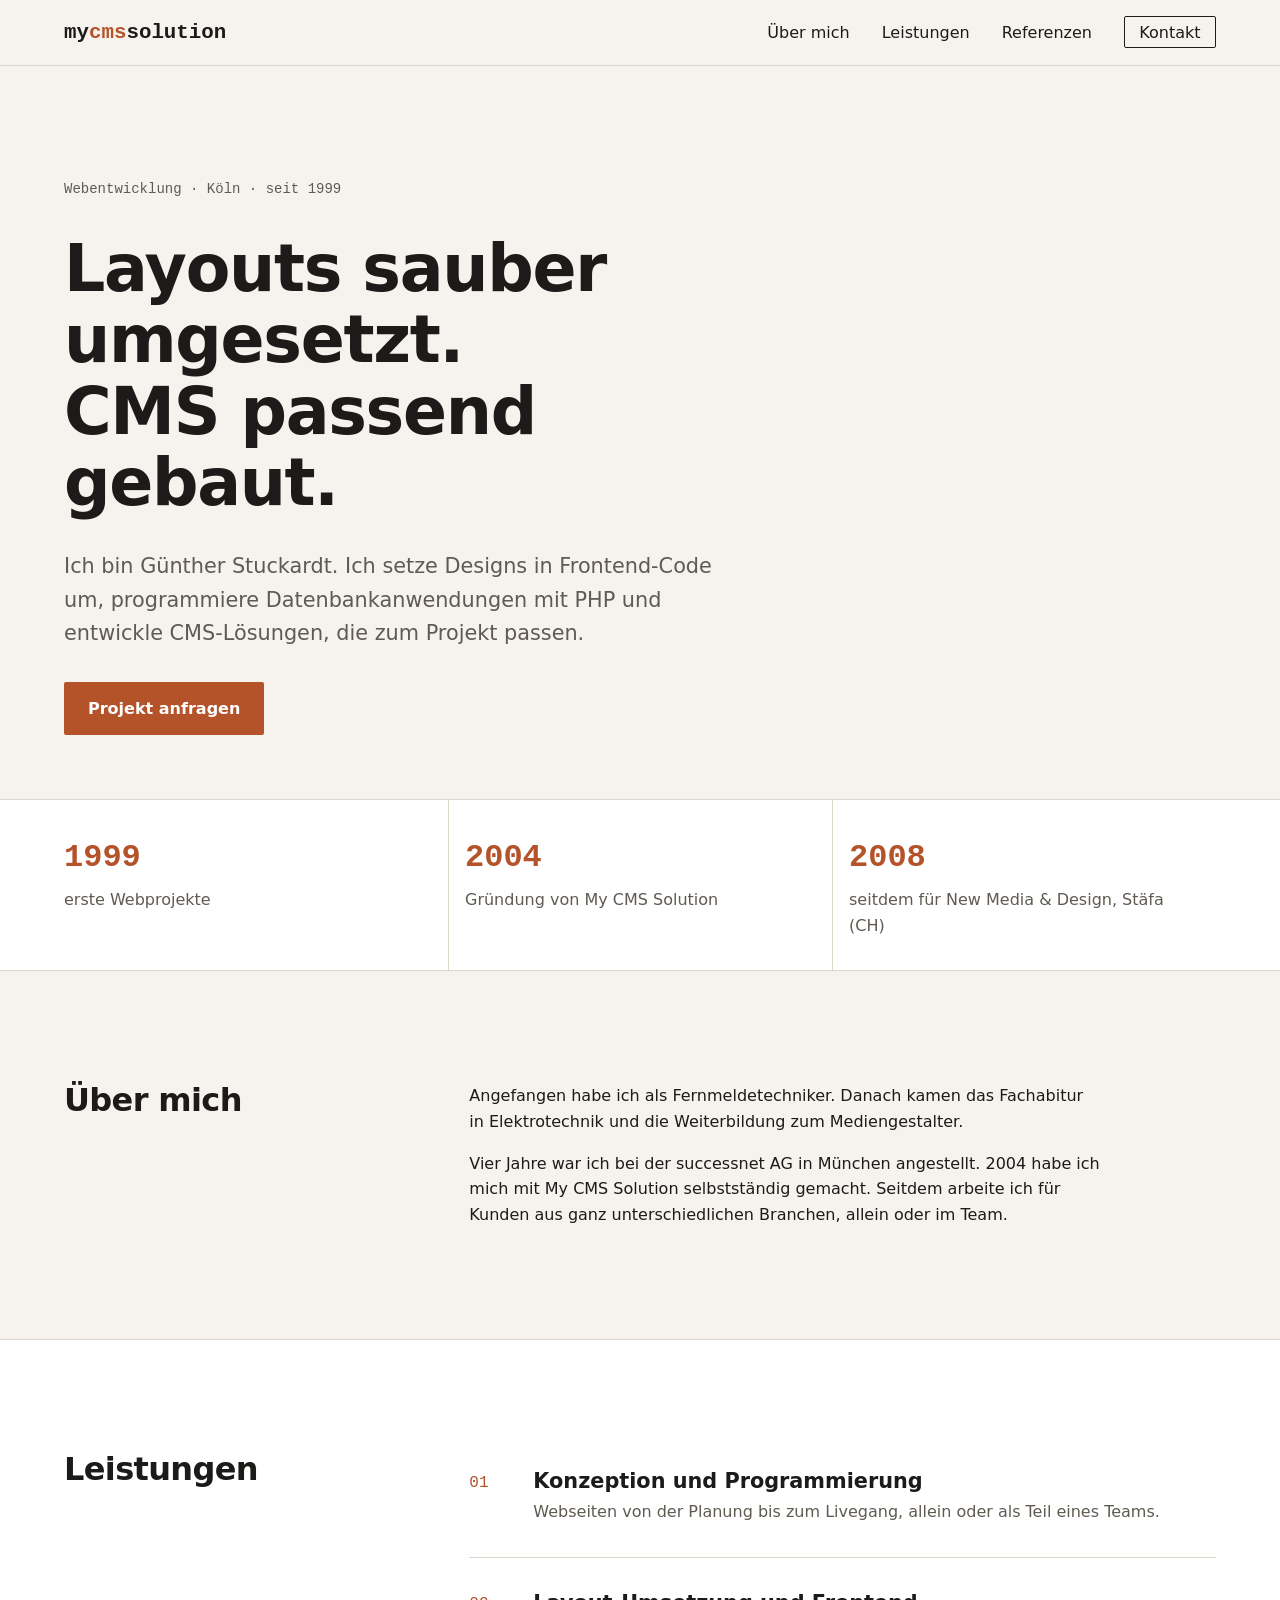
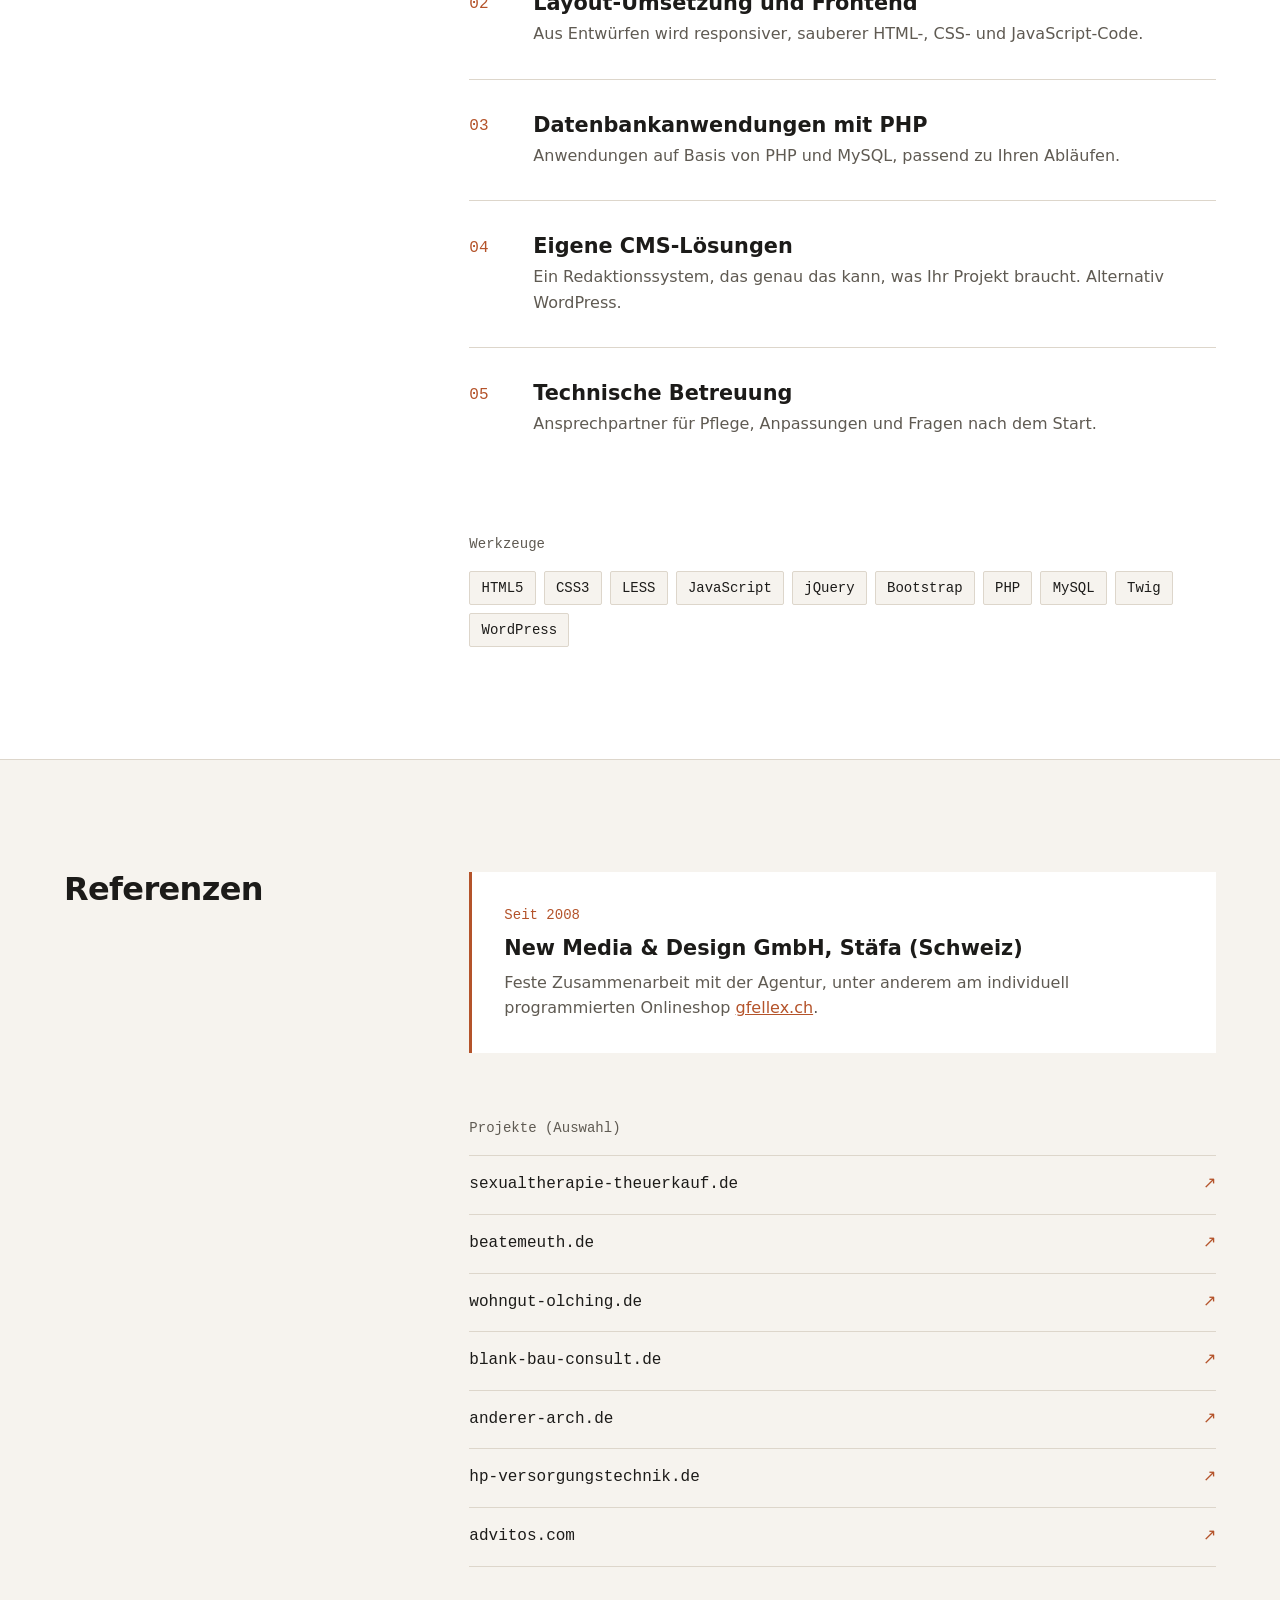
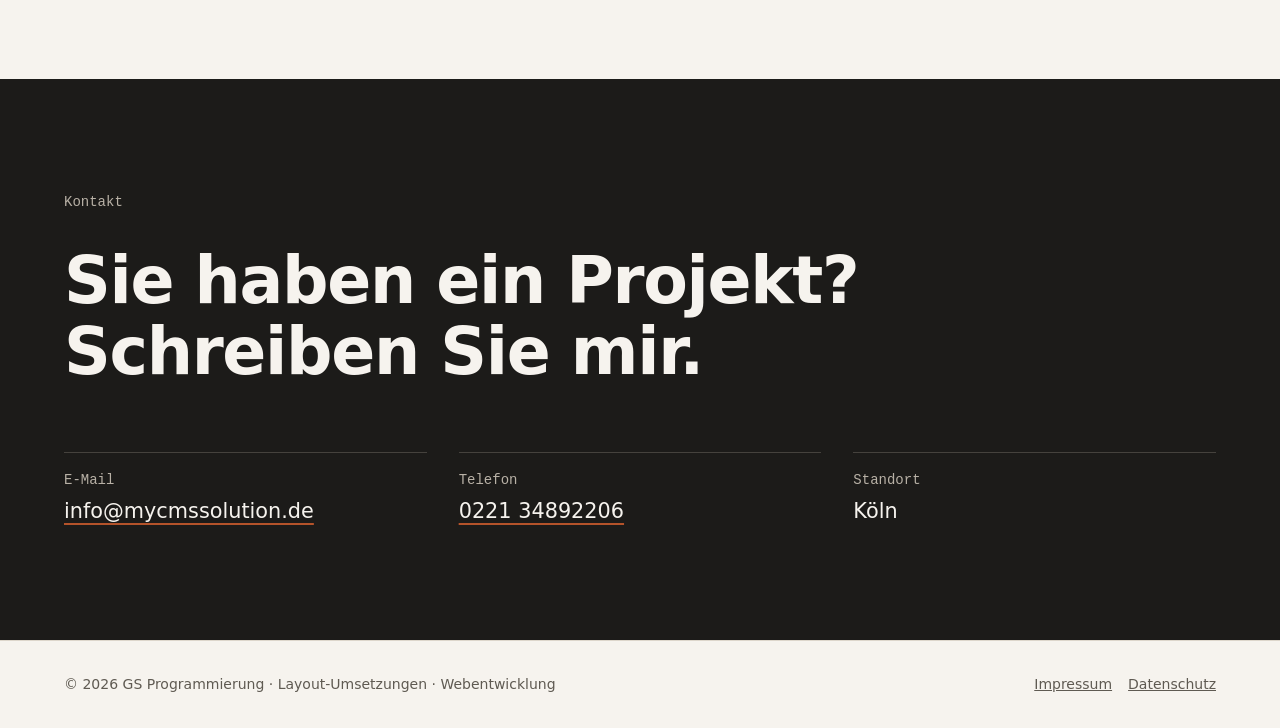
<file: index.html>
<!DOCTYPE html>
<html lang="de">
<head>
  <meta charset="utf-8">
  <meta name="viewport" content="width=device-width, initial-scale=1">
  <title>My CMS Solution – Webentwicklung aus Köln</title>
  <meta name="description" content="Günther Stuckardt: Layout-Umsetzung, Frontend-Entwicklung und eigene CMS-Lösungen. Webentwicklung seit 1999.">
  <link rel="stylesheet" href="css/style.css">
  <script src="js/main.js" defer></script>
</head>
<body>
  <a class="skip-link" href="#inhalt">Zum Inhalt springen</a>

  <header class="site-header">
    <div class="container header-inner">
      <a class="logo" href="./">my<span>cms</span>solution</a>
      <nav aria-label="Hauptnavigation">
        <ul class="nav">
          <li><a href="#ueber">Über mich</a></li>
          <li><a href="#leistungen">Leistungen</a></li>
          <li><a href="#referenzen">Referenzen</a></li>
          <li><a class="nav-cta" href="#kontakt">Kontakt</a></li>
        </ul>
      </nav>
    </div>
  </header>

  <main id="inhalt">
    <section class="hero">
      <div class="container">
        <p class="eyebrow">Webentwicklung · Köln · seit 1999</p>
        <h1>Layouts sauber umgesetzt. CMS&nbsp;passend gebaut.</h1>
        <p class="lead">Ich bin Günther Stuckardt. Ich setze Designs in Frontend-Code um, programmiere Datenbank&shy;anwendungen mit PHP und entwickle CMS-Lösungen, die zum Projekt passen.</p>
        <a class="button" href="mailto:info@mycmssolution.de">Projekt anfragen</a>
      </div>
    </section>

    <section class="facts" aria-label="Eckdaten">
      <div class="container facts-grid">
        <div class="fact"><span class="fact-num">1999</span><span class="fact-text">erste Webprojekte</span></div>
        <div class="fact"><span class="fact-num">2004</span><span class="fact-text">Gründung von My CMS Solution</span></div>
        <div class="fact"><span class="fact-num">2008</span><span class="fact-text">seitdem für New Media &amp; Design, Stäfa (CH)</span></div>
      </div>
    </section>

    <section id="ueber" class="section">
      <div class="container split">
        <h2>Über mich</h2>
        <div class="prose">
          <p>Angefangen habe ich als Fernmeldetechniker. Danach kamen das Fachabitur in Elektrotechnik und die Weiterbildung zum Mediengestalter.</p>
          <p>Vier Jahre war ich bei der successnet AG in München angestellt. 2004 habe ich mich mit My CMS Solution selbstständig gemacht. Seitdem arbeite ich für Kunden aus ganz unterschiedlichen Branchen, allein oder im Team.</p>
        </div>
      </div>
    </section>

    <section id="leistungen" class="section section-alt">
      <div class="container split">
        <h2>Leistungen</h2>
        <div>
          <ol class="services">
            <li>
              <h3>Konzeption und Programmierung</h3>
              <p>Webseiten von der Planung bis zum Livegang, allein oder als Teil eines Teams.</p>
            </li>
            <li>
              <h3>Layout-Umsetzung und Frontend</h3>
              <p>Aus Entwürfen wird responsiver, sauberer HTML-, CSS- und JavaScript-Code.</p>
            </li>
            <li>
              <h3>Datenbankanwendungen mit PHP</h3>
              <p>Anwendungen auf Basis von PHP und MySQL, passend zu Ihren Abläufen.</p>
            </li>
            <li>
              <h3>Eigene CMS-Lösungen</h3>
              <p>Ein Redaktionssystem, das genau das kann, was Ihr Projekt braucht. Alternativ WordPress.</p>
            </li>
            <li>
              <h3>Technische Betreuung</h3>
              <p>Ansprechpartner für Pflege, Anpassungen und Fragen nach dem Start.</p>
            </li>
          </ol>

          <h3 class="tech-title">Werkzeuge</h3>
          <ul class="tech">
            <li>HTML5</li><li>CSS3</li><li>LESS</li><li>JavaScript</li><li>jQuery</li>
            <li>Bootstrap</li><li>PHP</li><li>MySQL</li><li>Twig</li><li>WordPress</li>
          </ul>
        </div>
      </div>
    </section>

    <section id="referenzen" class="section">
      <div class="container split">
        <h2>Referenzen</h2>
        <div>
          <div class="ref-feature">
            <p class="ref-label">Seit 2008</p>
            <h3>New Media &amp; Design GmbH, Stäfa (Schweiz)</h3>
            <p>Feste Zusammenarbeit mit der Agentur, unter anderem am individuell programmierten Onlineshop <a href="https://www.gfellex.ch" target="_blank" rel="noopener noreferrer">gfellex.ch</a>.</p>
          </div>

          <h3 class="tech-title">Projekte (Auswahl)</h3>
          <ul class="ref-list">
            <li><a href="https://sexualtherapie-theuerkauf.de" target="_blank" rel="noopener noreferrer">sexualtherapie-theuerkauf.de</a></li>
            <li><a href="https://beatemeuth.de" target="_blank" rel="noopener noreferrer">beatemeuth.de</a></li>
            <li><a href="https://wohngut-olching.de" target="_blank" rel="noopener noreferrer">wohngut-olching.de</a></li>
            <li><a href="https://blank-bau-consult.de" target="_blank" rel="noopener noreferrer">blank-bau-consult.de</a></li>
            <li><a href="https://anderer-arch.de" target="_blank" rel="noopener noreferrer">anderer-arch.de</a></li>
            <li><a href="https://hp-versorgungstechnik.de" target="_blank" rel="noopener noreferrer">hp-versorgungstechnik.de</a></li>
            <li><a href="https://advitos.com" target="_blank" rel="noopener noreferrer">advitos.com</a></li>
          </ul>
        </div>
      </div>
    </section>

    <section id="kontakt" class="section contact">
      <div class="container">
        <p class="eyebrow">Kontakt</p>
        <h2>Sie haben ein Projekt? Schreiben Sie mir.</h2>
        <ul class="contact-list">
          <li>
            <span class="contact-label">E-Mail</span>
            <a href="mailto:info@mycmssolution.de">info@mycmssolution.de</a>
          </li>
          <li>
            <span class="contact-label">Telefon</span>
            <a href="tel:+4922134892206">0221 34892206</a>
          </li>
          <li>
            <span class="contact-label">Standort</span>
            <span>Köln</span>
          </li>
        </ul>
      </div>
    </section>
  </main>

  <footer class="site-footer">
    <div class="container footer-inner">
      <p>&copy; <span data-year>2026</span> GS Programmierung · Layout-Umsetzungen · Webentwicklung</p>
      <ul class="footer-links">
        <li><a href="impressum.html">Impressum</a></li>
        <li><a href="datenschutz.html">Datenschutz</a></li>
      </ul>
    </div>
  </footer>
</body>
</html>
</file>
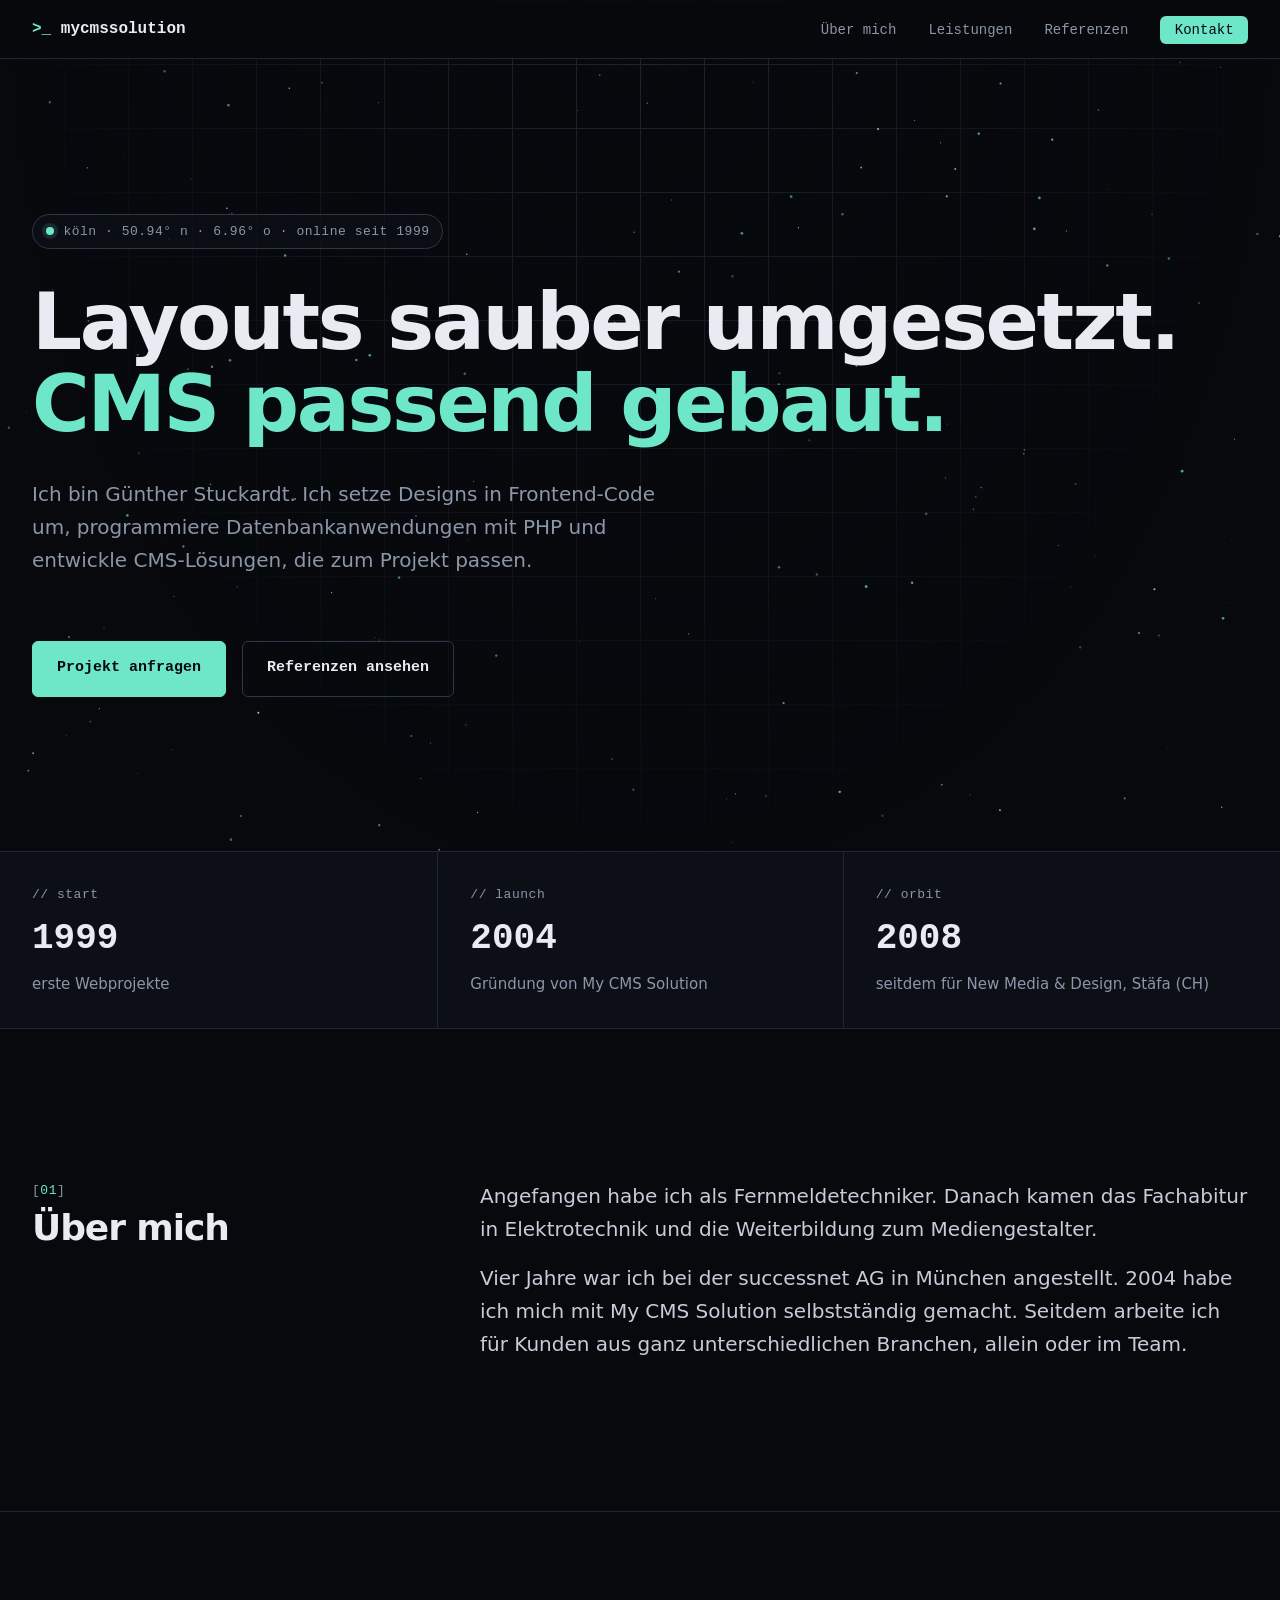
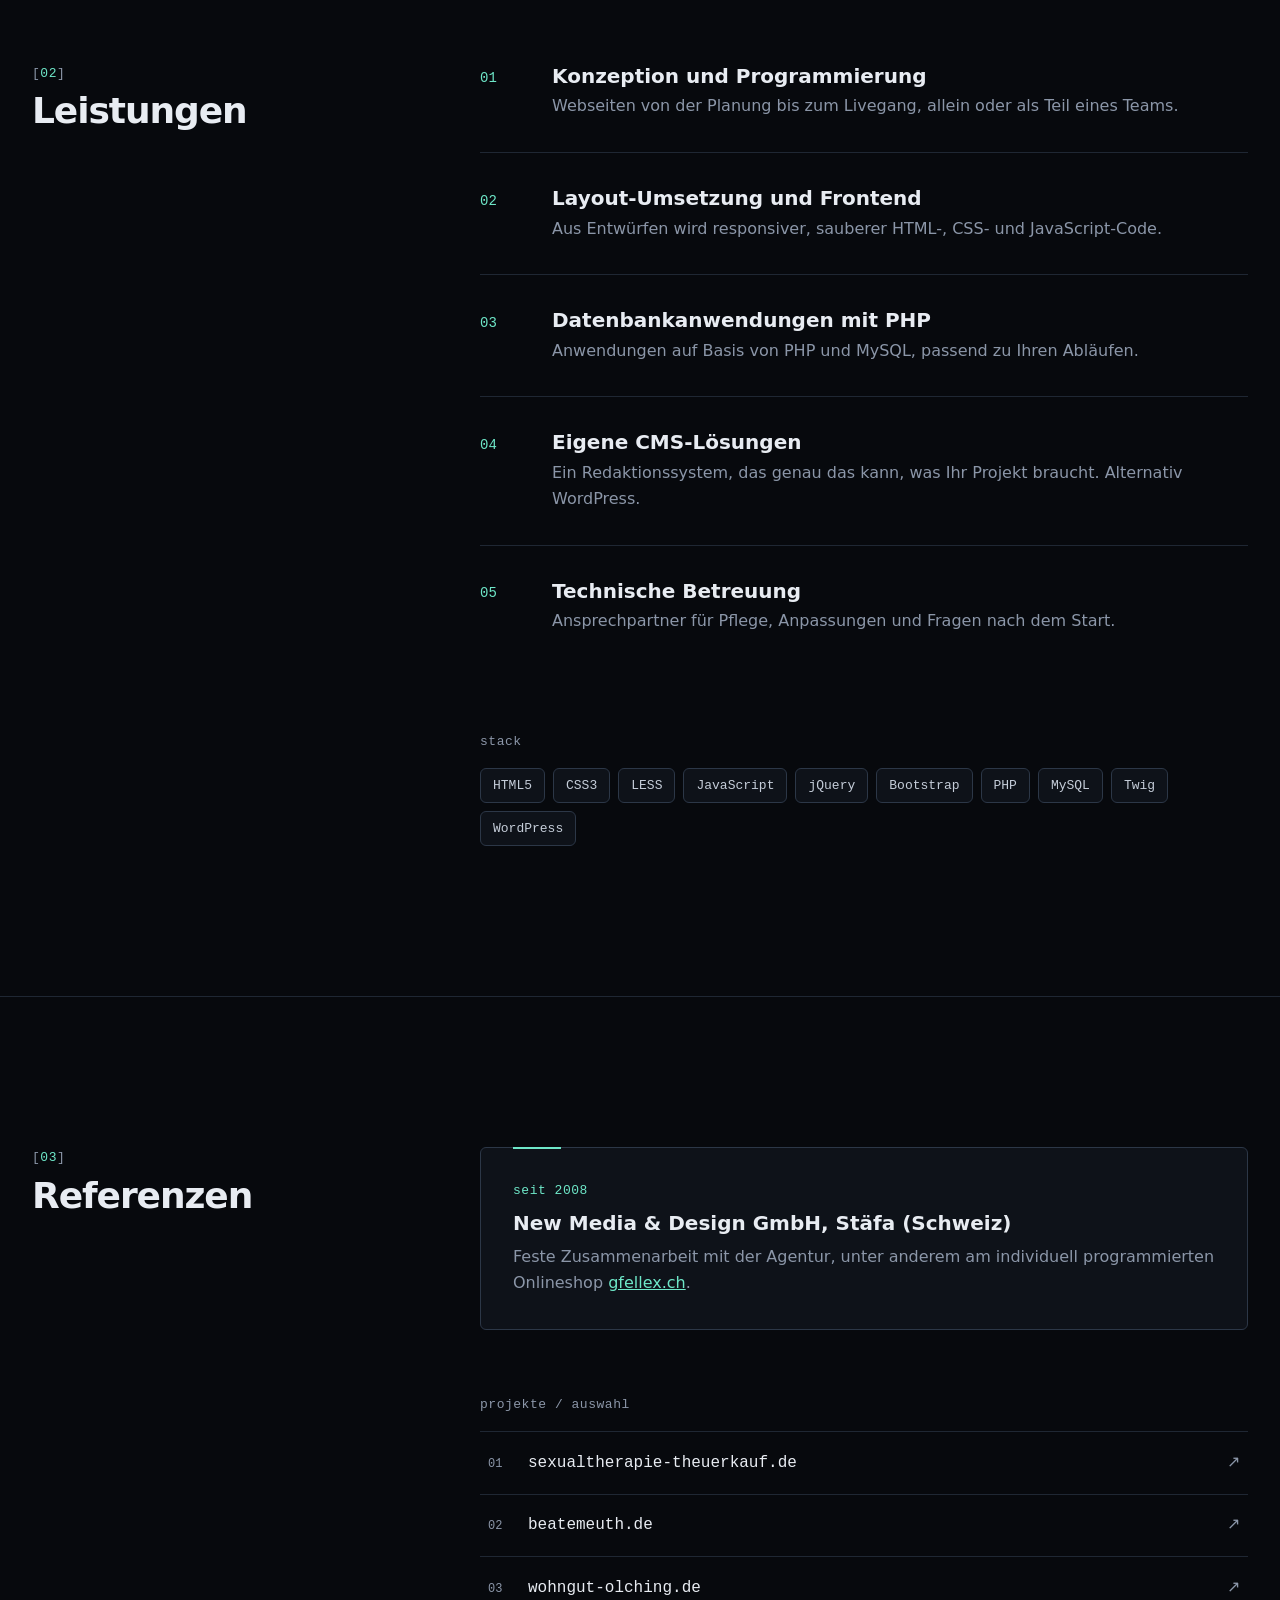
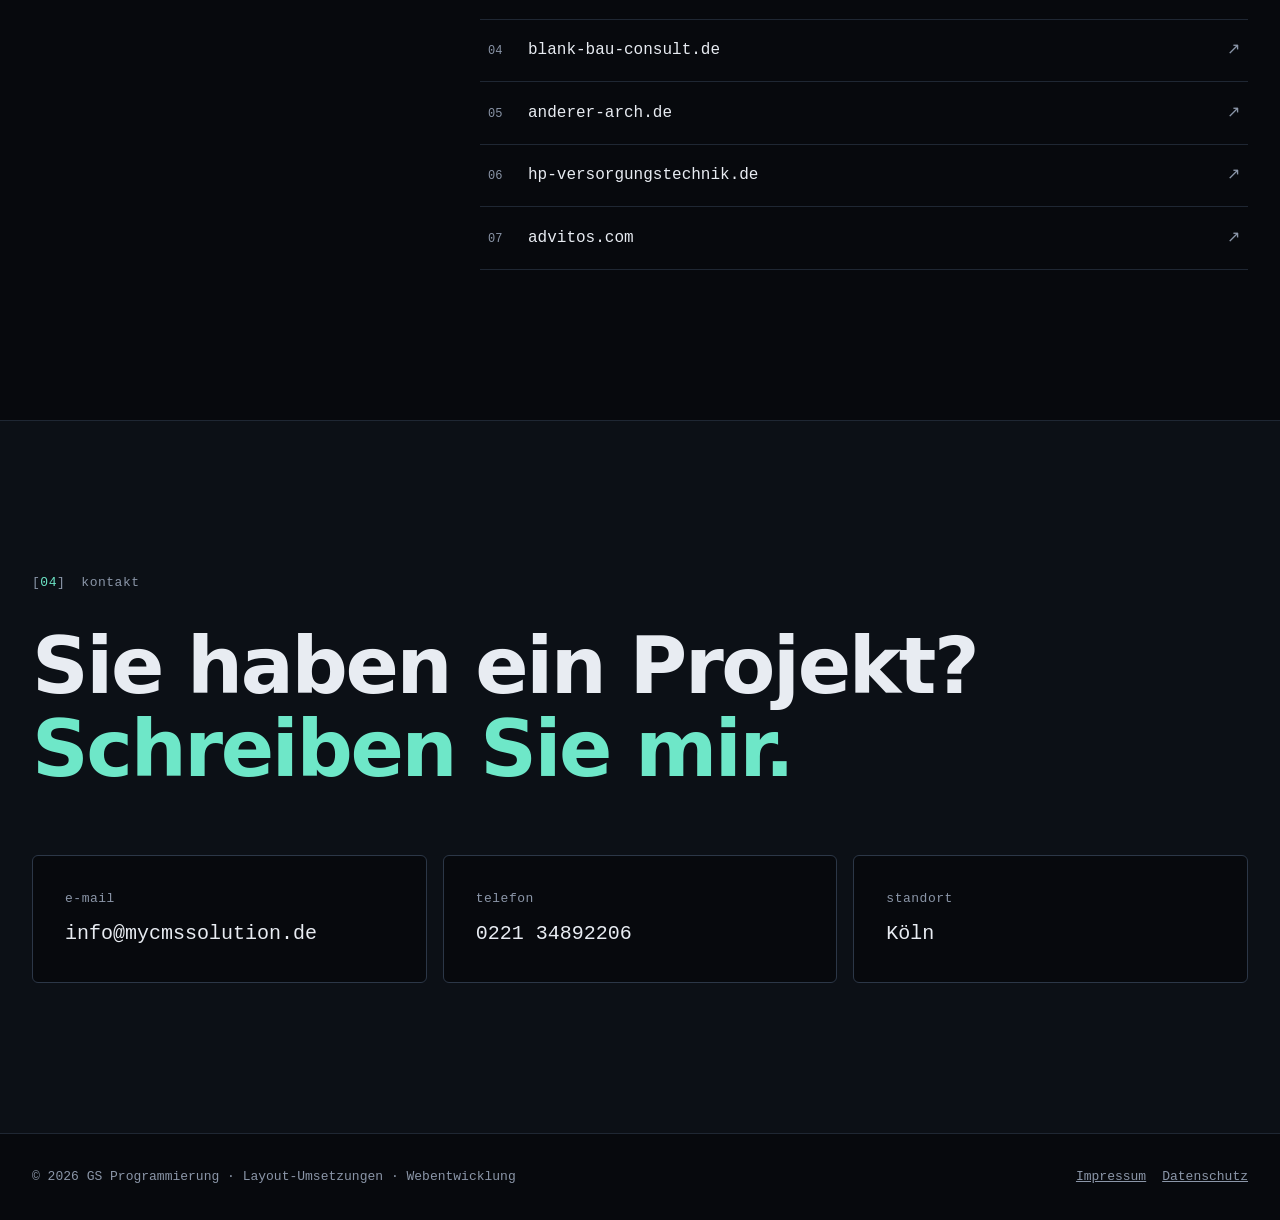
<file: v2/index.html>
<!DOCTYPE html>
<html lang="de">
<head>
  <meta charset="utf-8">
  <meta name="viewport" content="width=device-width, initial-scale=1">
  <title>My CMS Solution – Webentwicklung aus Köln</title>
  <meta name="description" content="Günther Stuckardt: Layout-Umsetzung, Frontend-Entwicklung und eigene CMS-Lösungen. Webentwicklung seit 1999.">
  <meta name="theme-color" content="#07090d">
  <link rel="stylesheet" href="css/style.css">
  <script src="js/main.js" defer></script>
</head>
<body>
  <a class="skip-link" href="#inhalt">Zum Inhalt springen</a>

  <header class="site-header">
    <div class="container header-inner">
      <a class="logo" href="./"><span class="logo-mark" aria-hidden="true">&gt;_</span> mycmssolution</a>
      <nav aria-label="Hauptnavigation">
        <ul class="nav">
          <li><a href="#ueber">Über mich</a></li>
          <li><a href="#leistungen">Leistungen</a></li>
          <li><a href="#referenzen">Referenzen</a></li>
          <li><a class="nav-cta" href="#kontakt">Kontakt</a></li>
        </ul>
      </nav>
    </div>
  </header>

  <main id="inhalt">
    <section class="hero">
      <canvas class="stars" aria-hidden="true"></canvas>
      <div class="container hero-inner">
        <p class="label"><span class="dot" aria-hidden="true"></span> Köln · 50.94° N · 6.96° O · online seit 1999</p>
        <h1>Layouts sauber umgesetzt.<br><span class="accent">CMS passend gebaut.</span></h1>
        <p class="lead">Ich bin Günther Stuckardt. Ich setze Designs in Frontend-Code um, programmiere Datenbank&shy;anwendungen mit PHP und entwickle CMS-Lösungen, die zum Projekt passen.</p>
        <div class="hero-actions">
          <a class="button" href="#kontakt">Projekt anfragen</a>
          <a class="button button-ghost" href="#referenzen">Referenzen ansehen</a>
        </div>
      </div>
    </section>

    <section class="facts" aria-label="Eckdaten">
      <div class="container facts-grid">
        <div class="fact"><span class="fact-key">start</span><span class="fact-num">1999</span><span class="fact-text">erste Webprojekte</span></div>
        <div class="fact"><span class="fact-key">launch</span><span class="fact-num">2004</span><span class="fact-text">Gründung von My CMS Solution</span></div>
        <div class="fact"><span class="fact-key">orbit</span><span class="fact-num">2008</span><span class="fact-text">seitdem für New Media &amp; Design, Stäfa (CH)</span></div>
      </div>
    </section>

    <section id="ueber" class="section">
      <div class="container split">
        <header class="section-head">
          <span class="section-num">01</span>
          <h2>Über mich</h2>
        </header>
        <div class="prose">
          <p>Angefangen habe ich als Fernmeldetechniker. Danach kamen das Fachabitur in Elektrotechnik und die Weiterbildung zum Mediengestalter.</p>
          <p>Vier Jahre war ich bei der successnet AG in München angestellt. 2004 habe ich mich mit My CMS Solution selbstständig gemacht. Seitdem arbeite ich für Kunden aus ganz unterschiedlichen Branchen, allein oder im Team.</p>
        </div>
      </div>
    </section>

    <section id="leistungen" class="section">
      <div class="container split">
        <header class="section-head">
          <span class="section-num">02</span>
          <h2>Leistungen</h2>
        </header>
        <div>
          <ol class="services">
            <li>
              <h3>Konzeption und Programmierung</h3>
              <p>Webseiten von der Planung bis zum Livegang, allein oder als Teil eines Teams.</p>
            </li>
            <li>
              <h3>Layout-Umsetzung und Frontend</h3>
              <p>Aus Entwürfen wird responsiver, sauberer HTML-, CSS- und JavaScript-Code.</p>
            </li>
            <li>
              <h3>Datenbankanwendungen mit PHP</h3>
              <p>Anwendungen auf Basis von PHP und MySQL, passend zu Ihren Abläufen.</p>
            </li>
            <li>
              <h3>Eigene CMS-Lösungen</h3>
              <p>Ein Redaktionssystem, das genau das kann, was Ihr Projekt braucht. Alternativ WordPress.</p>
            </li>
            <li>
              <h3>Technische Betreuung</h3>
              <p>Ansprechpartner für Pflege, Anpassungen und Fragen nach dem Start.</p>
            </li>
          </ol>

          <p class="mini-title">stack</p>
          <ul class="tech">
            <li>HTML5</li><li>CSS3</li><li>LESS</li><li>JavaScript</li><li>jQuery</li>
            <li>Bootstrap</li><li>PHP</li><li>MySQL</li><li>Twig</li><li>WordPress</li>
          </ul>
        </div>
      </div>
    </section>

    <section id="referenzen" class="section">
      <div class="container split">
        <header class="section-head">
          <span class="section-num">03</span>
          <h2>Referenzen</h2>
        </header>
        <div>
          <div class="ref-feature">
            <p class="mini-title">seit 2008</p>
            <h3>New Media &amp; Design GmbH, Stäfa (Schweiz)</h3>
            <p>Feste Zusammenarbeit mit der Agentur, unter anderem am individuell programmierten Onlineshop <a href="https://www.gfellex.ch" target="_blank" rel="noopener noreferrer">gfellex.ch</a>.</p>
          </div>

          <p class="mini-title">projekte / auswahl</p>
          <ul class="ref-list">
            <li><a href="https://sexualtherapie-theuerkauf.de" target="_blank" rel="noopener noreferrer"><span class="ref-idx">01</span>sexualtherapie-theuerkauf.de</a></li>
            <li><a href="https://beatemeuth.de" target="_blank" rel="noopener noreferrer"><span class="ref-idx">02</span>beatemeuth.de</a></li>
            <li><a href="https://wohngut-olching.de" target="_blank" rel="noopener noreferrer"><span class="ref-idx">03</span>wohngut-olching.de</a></li>
            <li><a href="https://blank-bau-consult.de" target="_blank" rel="noopener noreferrer"><span class="ref-idx">04</span>blank-bau-consult.de</a></li>
            <li><a href="https://anderer-arch.de" target="_blank" rel="noopener noreferrer"><span class="ref-idx">05</span>anderer-arch.de</a></li>
            <li><a href="https://hp-versorgungstechnik.de" target="_blank" rel="noopener noreferrer"><span class="ref-idx">06</span>hp-versorgungstechnik.de</a></li>
            <li><a href="https://advitos.com" target="_blank" rel="noopener noreferrer"><span class="ref-idx">07</span>advitos.com</a></li>
          </ul>
        </div>
      </div>
    </section>

    <section id="kontakt" class="section contact">
      <div class="container">
        <header class="section-head">
          <span class="section-num">04</span>
          <p class="mini-title">kontakt</p>
        </header>
        <h2 class="contact-title">Sie haben ein Projekt?<br><span class="accent">Schreiben Sie mir.</span></h2>
        <ul class="contact-list">
          <li>
            <span class="mini-title">e-mail</span>
            <a href="mailto:info@mycmssolution.de">info@mycmssolution.de</a>
          </li>
          <li>
            <span class="mini-title">telefon</span>
            <a href="tel:+4922134892206">0221 34892206</a>
          </li>
          <li>
            <span class="mini-title">standort</span>
            <span class="contact-value">Köln</span>
          </li>
        </ul>
      </div>
    </section>
  </main>

  <footer class="site-footer">
    <div class="container footer-inner">
      <p>&copy; <span data-year>2026</span> GS Programmierung · Layout-Umsetzungen · Webentwicklung</p>
      <ul class="footer-links">
        <li><a href="impressum.html">Impressum</a></li>
        <li><a href="datenschutz.html">Datenschutz</a></li>
      </ul>
    </div>
  </footer>
</body>
</html>
</file>
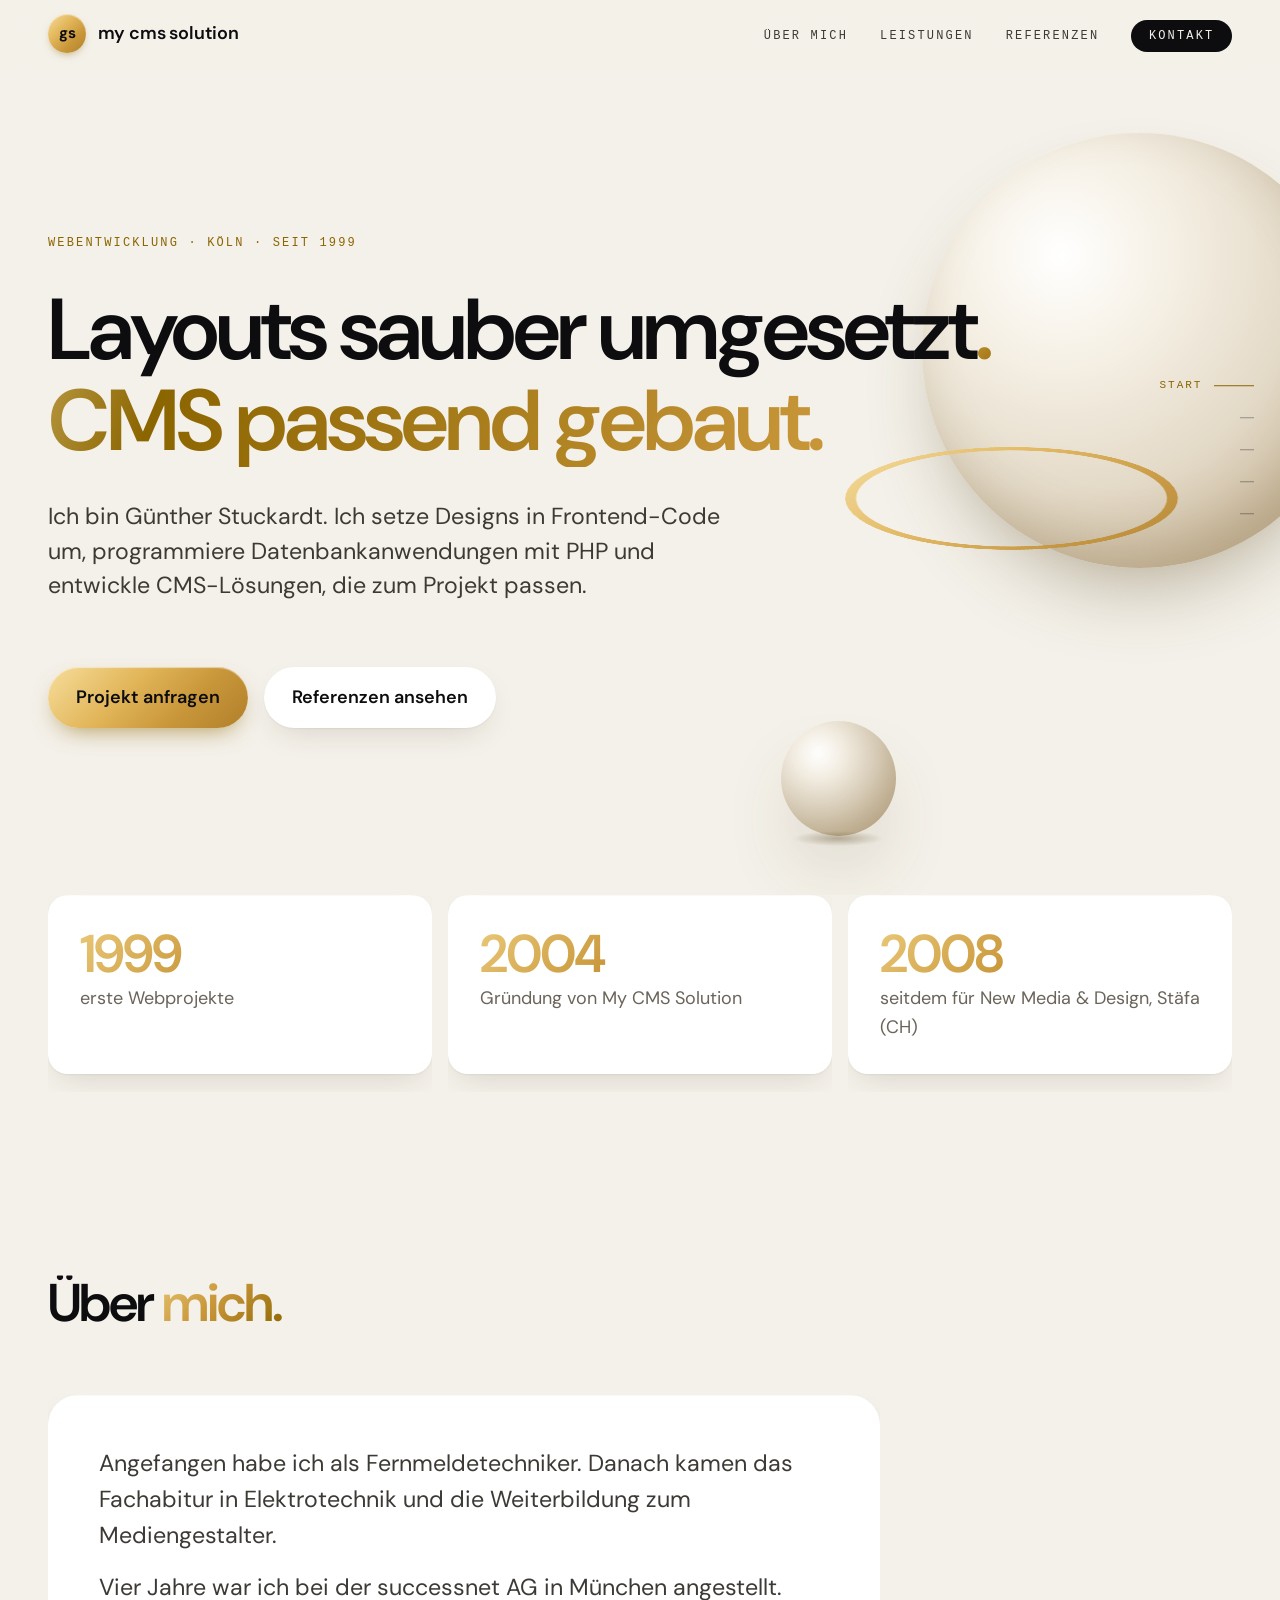
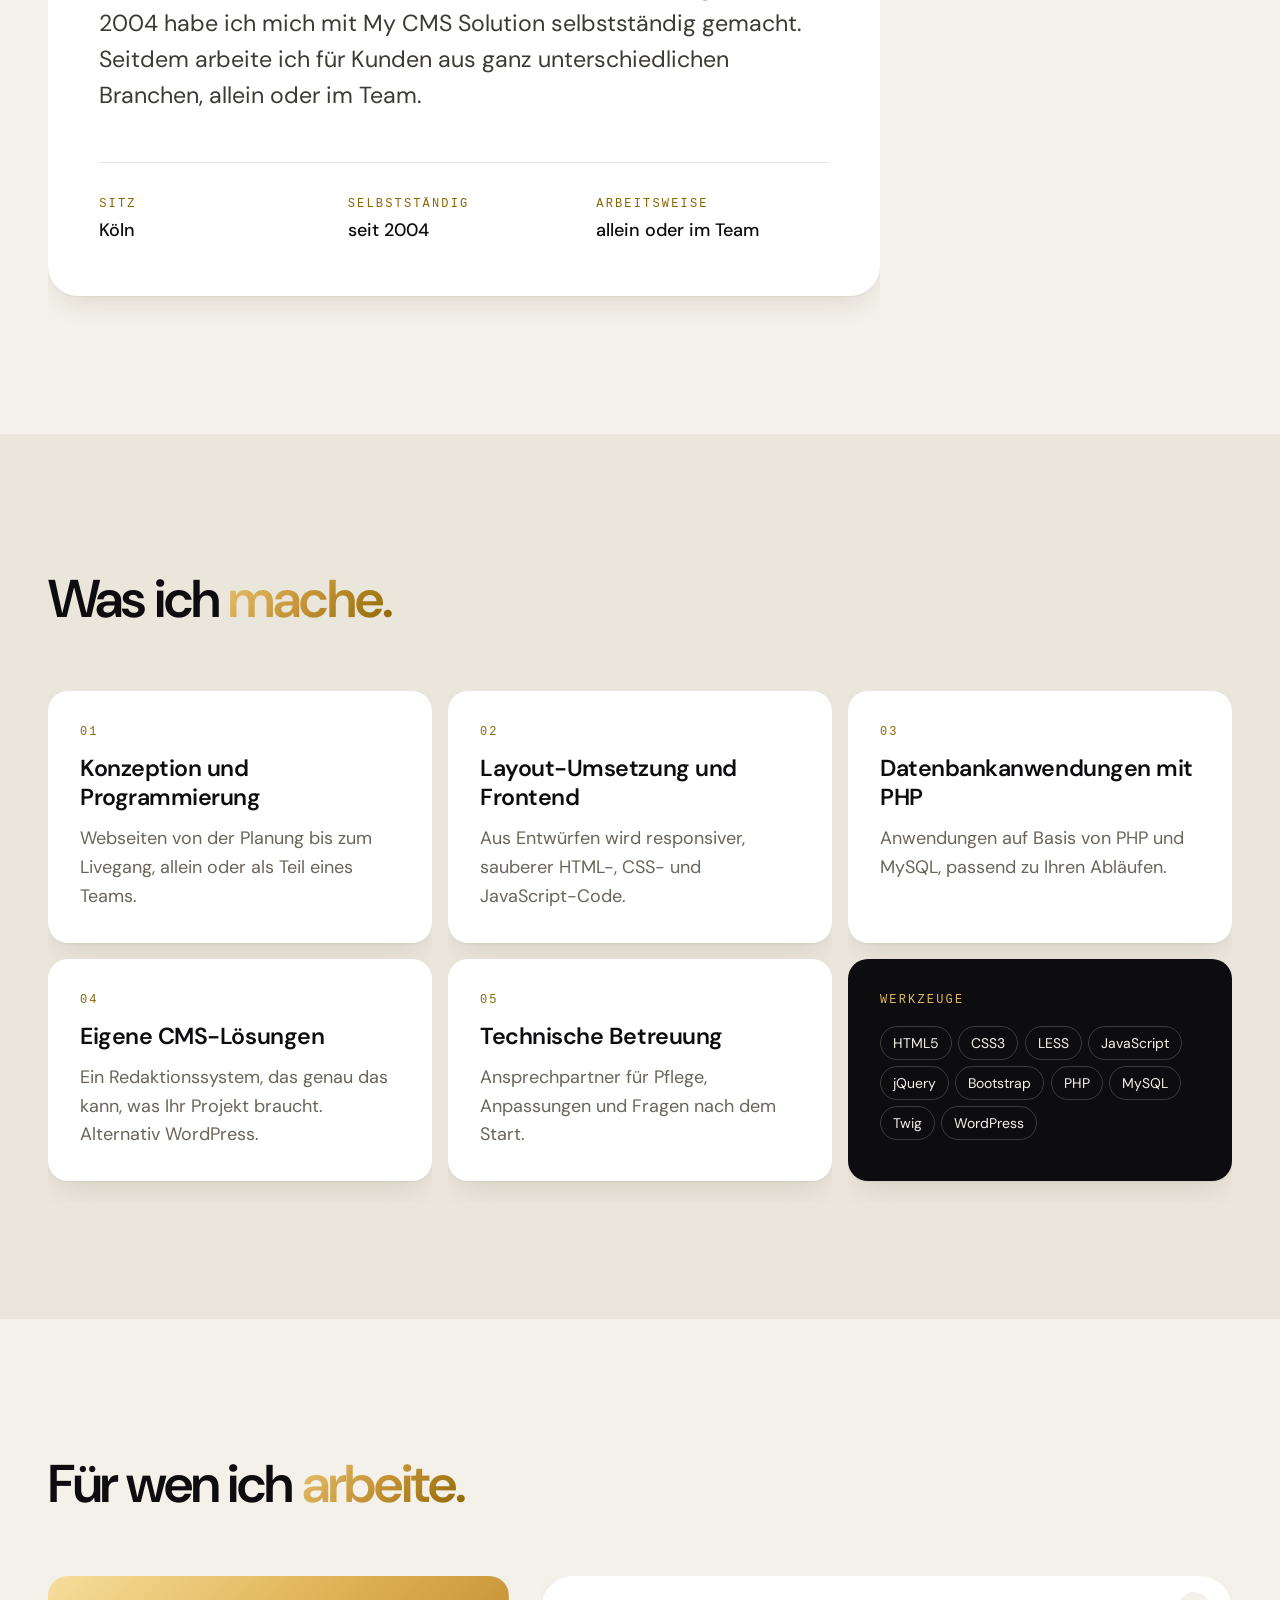
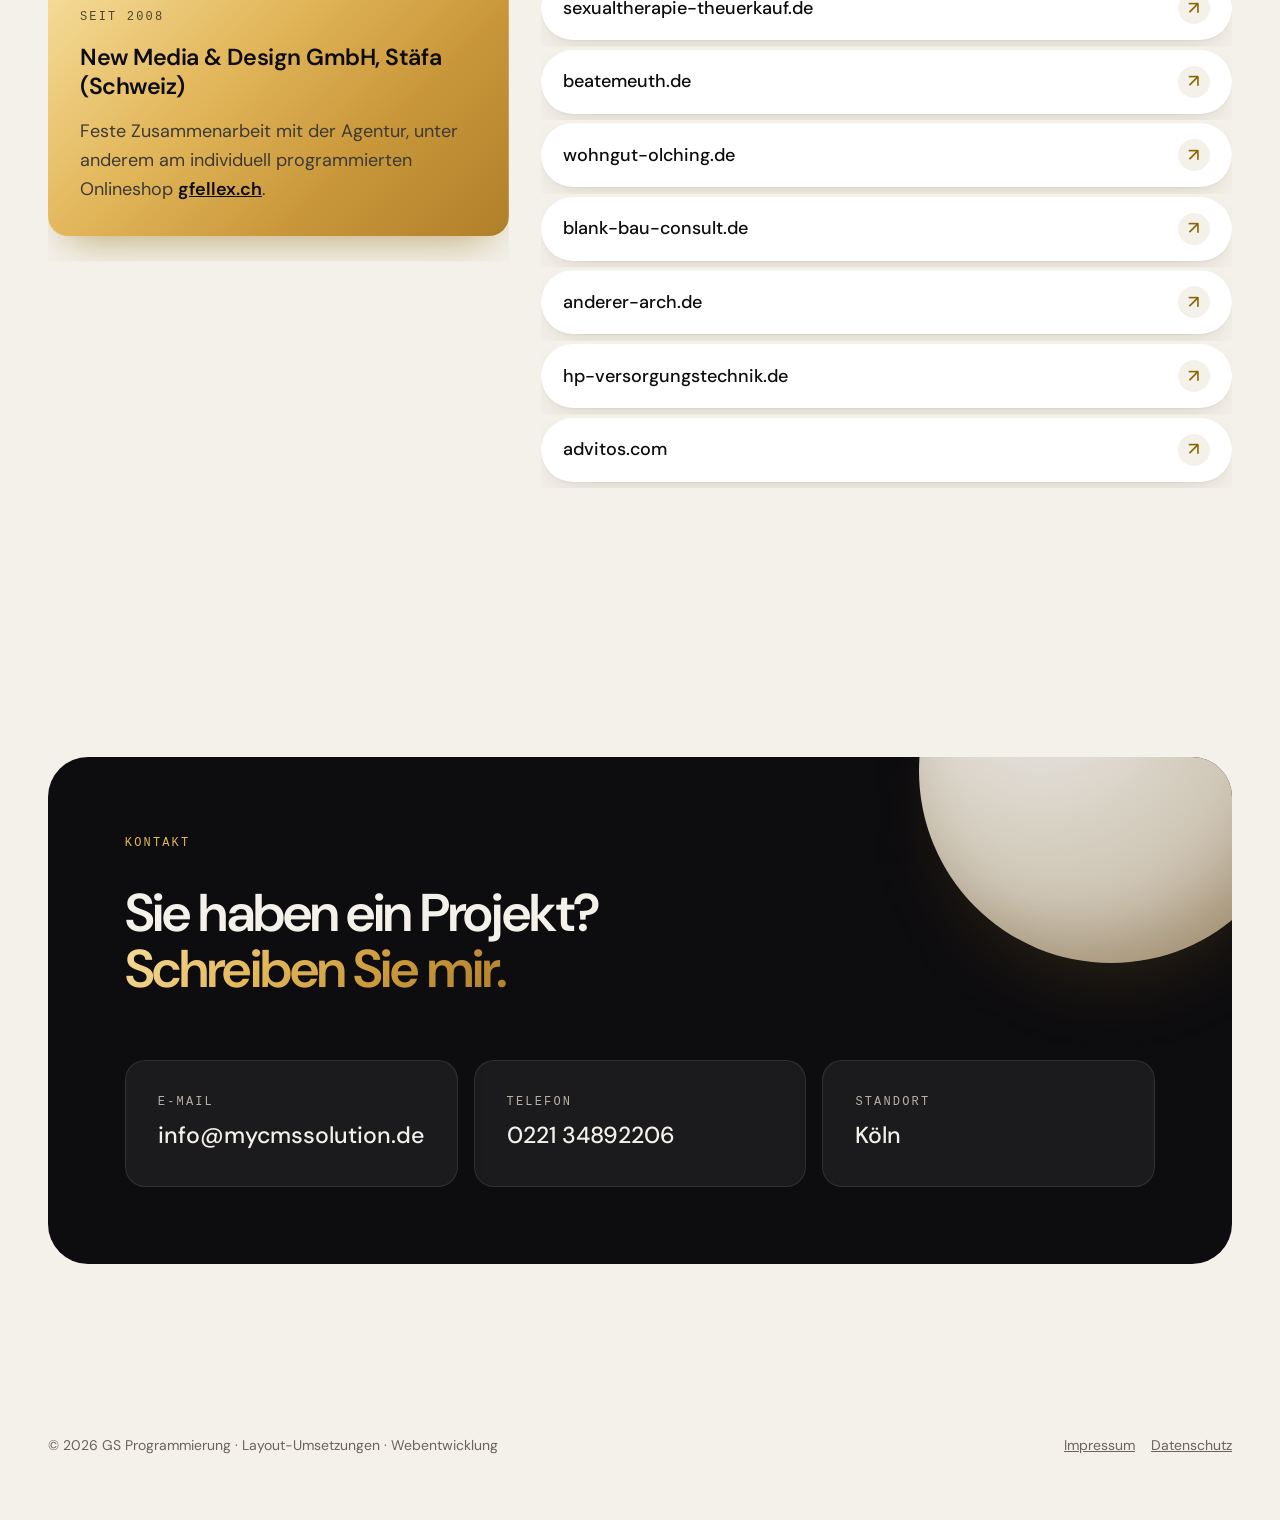
<file: v3/index.html>
<!DOCTYPE html>
<html lang="de">
<head>
  <meta charset="utf-8">
  <meta name="viewport" content="width=device-width, initial-scale=1">
  <title>My CMS Solution – Webentwicklung aus Köln</title>
  <meta name="description" content="Günther Stuckardt: Layout-Umsetzung, Frontend-Entwicklung und eigene CMS-Lösungen. Webentwicklung seit 1999.">
  <meta name="theme-color" content="#f4f1ea">
  <link rel="preload" href="fonts/dmsans-var.woff" as="font" type="font/woff" crossorigin>
  <link rel="stylesheet" href="css/style.css">
  <script src="js/main.js" defer></script>
</head>
<body>
  <a class="skip-link" href="#inhalt">Zum Inhalt springen</a>

  <header class="site-header">
    <div class="container header-inner">
      <a class="logo" href="./" aria-label="My CMS Solution, zur Startseite">
        <span class="logo-mark" aria-hidden="true">gs</span>
        <span class="logo-text">my cms solution</span>
      </a>
      <nav aria-label="Hauptnavigation">
        <ul class="nav">
          <li><a href="#ueber">Über mich</a></li>
          <li><a href="#leistungen">Leistungen</a></li>
          <li><a href="#referenzen">Referenzen</a></li>
          <li><a class="nav-cta" href="#kontakt">Kontakt</a></li>
        </ul>
      </nav>
    </div>
  </header>

  <nav class="progress" aria-label="Abschnitte">
    <ol>
      <li><a href="#start" data-progress="start"><span>Start</span></a></li>
      <li><a href="#ueber" data-progress="ueber"><span>Über mich</span></a></li>
      <li><a href="#leistungen" data-progress="leistungen"><span>Leistungen</span></a></li>
      <li><a href="#referenzen" data-progress="referenzen"><span>Referenzen</span></a></li>
      <li><a href="#kontakt" data-progress="kontakt"><span>Kontakt</span></a></li>
    </ol>
  </nav>

  <main id="inhalt">
    <section id="start" class="hero">
      <div class="parallax" data-speed="0.15" aria-hidden="true"><div class="orb orb-1"></div></div>
      <div class="parallax" data-speed="0.3" aria-hidden="true"><div class="ring"></div></div>
      <div class="bouncer" aria-hidden="true">
        <div class="orb orb-2"></div>
        <div class="bounce-shadow"></div>
      </div>

      <div class="container hero-inner">
        <p class="kicker intro" style="--d: 0">Webentwicklung · Köln · seit 1999</p>
        <h1>
          <span class="line"><span class="intro" style="--d: 1">Layouts sauber umgesetzt<span class="gold">.</span></span></span>
          <span class="line"><span class="intro gold shimmer" style="--d: 2">CMS passend gebaut.</span></span>
        </h1>
        <p class="lead intro" style="--d: 3">Ich bin Günther Stuckardt. Ich setze Designs in Frontend-Code um, programmiere Datenbank&shy;anwendungen mit PHP und entwickle CMS-Lösungen, die zum Projekt passen.</p>
        <div class="hero-actions intro" style="--d: 4">
          <a class="button" href="#kontakt">Projekt anfragen</a>
          <a class="button button-light" href="#referenzen">Referenzen ansehen</a>
        </div>
      </div>
    </section>

    <section class="facts" aria-label="Eckdaten">
      <div class="container facts-grid">
        <div class="fact reveal"><span class="fact-num">1999</span><span class="fact-text">erste Webprojekte</span></div>
        <div class="fact reveal"><span class="fact-num">2004</span><span class="fact-text">Gründung von My CMS Solution</span></div>
        <div class="fact reveal"><span class="fact-num">2008</span><span class="fact-text">seitdem für New Media &amp; Design, Stäfa (CH)</span></div>
      </div>
    </section>

    <section id="ueber" class="section">
      <div class="container">
        <h2 class="reveal reveal-heading">Über <span class="gold">mich.</span></h2>
        <div class="about-card reveal">
          <p>Angefangen habe ich als Fernmeldetechniker. Danach kamen das Fachabitur in Elektrotechnik und die Weiterbildung zum Mediengestalter.</p>
          <p>Vier Jahre war ich bei der successnet AG in München angestellt. 2004 habe ich mich mit My CMS Solution selbstständig gemacht. Seitdem arbeite ich für Kunden aus ganz unterschiedlichen Branchen, allein oder im Team.</p>
          <dl class="about-facts">
            <div><dt>Sitz</dt><dd>Köln</dd></div>
            <div><dt>Selbstständig</dt><dd>seit 2004</dd></div>
            <div><dt>Arbeitsweise</dt><dd>allein oder im Team</dd></div>
          </dl>
        </div>
      </div>
    </section>

    <section id="leistungen" class="section section-soft">
      <div class="container">
        <h2 class="reveal reveal-heading">Was ich <span class="gold">mache.</span></h2>
        <ol class="services">
          <li class="card reveal">
            <span class="card-num">01</span>
            <h3>Konzeption und Programmierung</h3>
            <p>Webseiten von der Planung bis zum Livegang, allein oder als Teil eines Teams.</p>
          </li>
          <li class="card reveal">
            <span class="card-num">02</span>
            <h3>Layout-Umsetzung und Frontend</h3>
            <p>Aus Entwürfen wird responsiver, sauberer HTML-, CSS- und JavaScript-Code.</p>
          </li>
          <li class="card reveal">
            <span class="card-num">03</span>
            <h3>Datenbankanwendungen mit PHP</h3>
            <p>Anwendungen auf Basis von PHP und MySQL, passend zu Ihren Abläufen.</p>
          </li>
          <li class="card reveal">
            <span class="card-num">04</span>
            <h3>Eigene CMS-Lösungen</h3>
            <p>Ein Redaktionssystem, das genau das kann, was Ihr Projekt braucht. Alternativ WordPress.</p>
          </li>
          <li class="card reveal">
            <span class="card-num">05</span>
            <h3>Technische Betreuung</h3>
            <p>Ansprechpartner für Pflege, Anpassungen und Fragen nach dem Start.</p>
          </li>
          <li class="card card-tech reveal">
            <span class="card-num">Werkzeuge</span>
            <ul class="tech">
              <li>HTML5</li><li>CSS3</li><li>LESS</li><li>JavaScript</li><li>jQuery</li>
              <li>Bootstrap</li><li>PHP</li><li>MySQL</li><li>Twig</li><li>WordPress</li>
            </ul>
          </li>
        </ol>
      </div>
    </section>

    <section id="referenzen" class="section">
      <div class="container">
        <h2 class="reveal reveal-heading">Für wen ich <span class="gold">arbeite.</span></h2>
        <div class="ref-grid">
          <div class="ref-feature reveal reveal-left">
            <span class="card-num">Seit 2008</span>
            <h3>New Media &amp; Design GmbH, Stäfa (Schweiz)</h3>
            <p>Feste Zusammenarbeit mit der Agentur, unter anderem am individuell programmierten Onlineshop <a href="https://www.gfellex.ch" target="_blank" rel="noopener noreferrer">gfellex.ch</a>.</p>
          </div>
          <ul class="ref-list">
            <li class="reveal"><a href="https://sexualtherapie-theuerkauf.de" target="_blank" rel="noopener noreferrer">sexualtherapie-theuerkauf.de</a></li>
            <li class="reveal"><a href="https://beatemeuth.de" target="_blank" rel="noopener noreferrer">beatemeuth.de</a></li>
            <li class="reveal"><a href="https://wohngut-olching.de" target="_blank" rel="noopener noreferrer">wohngut-olching.de</a></li>
            <li class="reveal"><a href="https://blank-bau-consult.de" target="_blank" rel="noopener noreferrer">blank-bau-consult.de</a></li>
            <li class="reveal"><a href="https://anderer-arch.de" target="_blank" rel="noopener noreferrer">anderer-arch.de</a></li>
            <li class="reveal"><a href="https://hp-versorgungstechnik.de" target="_blank" rel="noopener noreferrer">hp-versorgungstechnik.de</a></li>
            <li class="reveal"><a href="https://advitos.com" target="_blank" rel="noopener noreferrer">advitos.com</a></li>
          </ul>
        </div>
      </div>
    </section>

    <section id="kontakt" class="section">
      <div class="container">
        <div class="contact-panel reveal reveal-scale">
          <div class="orb orb-contact float" aria-hidden="true"></div>
          <p class="kicker">Kontakt</p>
          <h2>Sie haben ein Projekt?<br><span class="gold">Schreiben Sie mir.</span></h2>
          <ul class="contact-list">
            <li>
              <span class="contact-label">E-Mail</span>
              <a href="mailto:info@mycmssolution.de">info@mycmssolution.de</a>
            </li>
            <li>
              <span class="contact-label">Telefon</span>
              <a href="tel:+4922134892206">0221 34892206</a>
            </li>
            <li>
              <span class="contact-label">Standort</span>
              <span class="contact-value">Köln</span>
            </li>
          </ul>
        </div>
      </div>
    </section>
  </main>

  <footer class="site-footer">
    <div class="container footer-inner">
      <p>&copy; <span data-year>2026</span> GS Programmierung · Layout-Umsetzungen · Webentwicklung</p>
      <ul class="footer-links">
        <li><a href="impressum.html">Impressum</a></li>
        <li><a href="datenschutz.html">Datenschutz</a></li>
      </ul>
    </div>
  </footer>
</body>
</html>
</file>
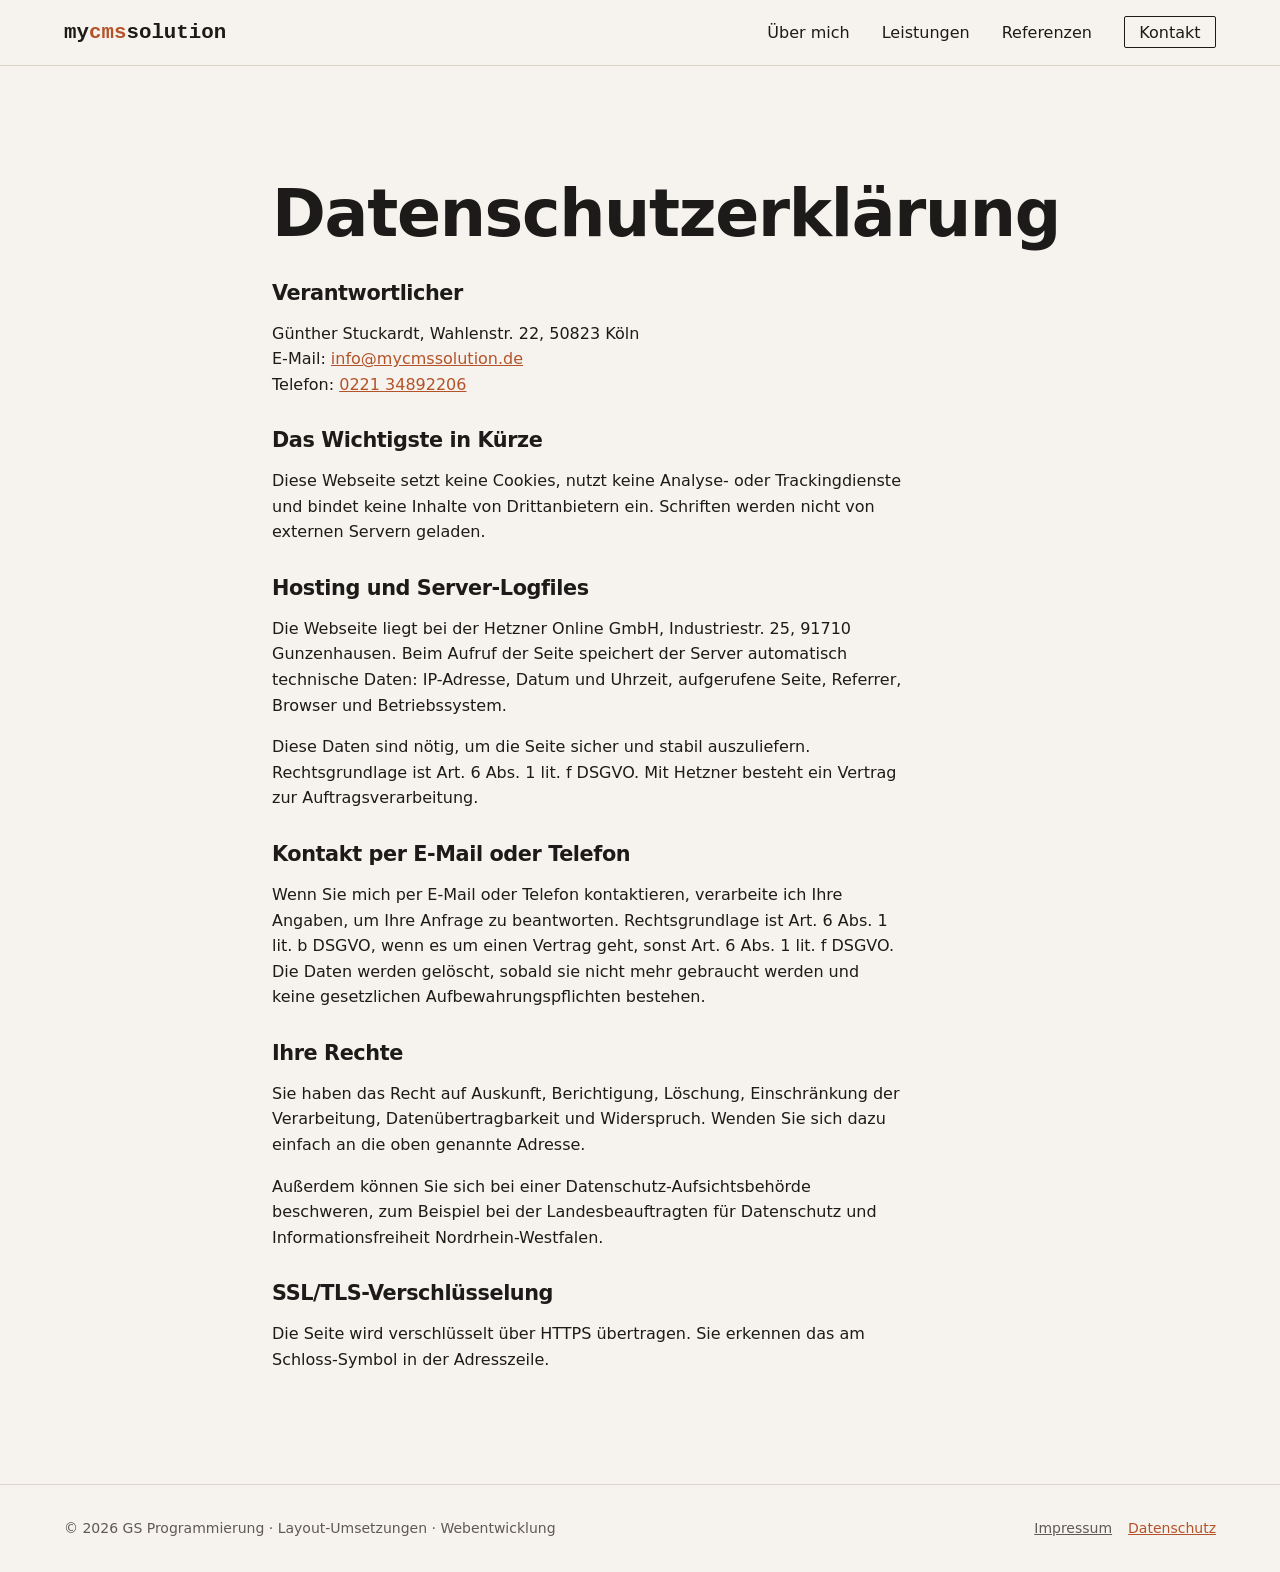
<file: datenschutz.html>
<!DOCTYPE html>
<html lang="de">
<head>
  <meta charset="utf-8">
  <meta name="viewport" content="width=device-width, initial-scale=1">
  <title>Datenschutz – My CMS Solution</title>
  <meta name="robots" content="noindex">
  <link rel="stylesheet" href="css/style.css">
  <script src="js/main.js" defer></script>
</head>
<body>
  <a class="skip-link" href="#inhalt">Zum Inhalt springen</a>

  <header class="site-header">
    <div class="container header-inner">
      <a class="logo" href="./">my<span>cms</span>solution</a>
      <nav aria-label="Hauptnavigation">
        <ul class="nav">
          <li><a href="./#ueber">Über mich</a></li>
          <li><a href="./#leistungen">Leistungen</a></li>
          <li><a href="./#referenzen">Referenzen</a></li>
          <li><a class="nav-cta" href="./#kontakt">Kontakt</a></li>
        </ul>
      </nav>
    </div>
  </header>

  <main id="inhalt" class="section">
    <div class="container legal prose">
      <h1>Datenschutzerklärung</h1>

      <h2>Verantwortlicher</h2>
      <p>Günther Stuckardt, Wahlenstr. 22, 50823 Köln<br>
      E-Mail: <a href="mailto:info@mycmssolution.de">info@mycmssolution.de</a><br>
      Telefon: <a href="tel:+4922134892206">0221 34892206</a></p>

      <h2>Das Wichtigste in Kürze</h2>
      <p>Diese Webseite setzt keine Cookies, nutzt keine Analyse- oder Trackingdienste und bindet keine Inhalte von Drittanbietern ein. Schriften werden nicht von externen Servern geladen.</p>

      <h2>Hosting und Server-Logfiles</h2>
      <p>Die Webseite liegt bei der Hetzner Online GmbH, Industriestr. 25, 91710 Gunzenhausen. Beim Aufruf der Seite speichert der Server automatisch technische Daten: IP-Adresse, Datum und Uhrzeit, aufgerufene Seite, Referrer, Browser und Betriebssystem.</p>
      <p>Diese Daten sind nötig, um die Seite sicher und stabil auszuliefern. Rechtsgrundlage ist Art. 6 Abs. 1 lit. f DSGVO. Mit Hetzner besteht ein Vertrag zur Auftragsverarbeitung.</p>

      <h2>Kontakt per E-Mail oder Telefon</h2>
      <p>Wenn Sie mich per E-Mail oder Telefon kontaktieren, verarbeite ich Ihre Angaben, um Ihre Anfrage zu beantworten. Rechtsgrundlage ist Art. 6 Abs. 1 lit. b DSGVO, wenn es um einen Vertrag geht, sonst Art. 6 Abs. 1 lit. f DSGVO. Die Daten werden gelöscht, sobald sie nicht mehr gebraucht werden und keine gesetzlichen Aufbewahrungspflichten bestehen.</p>

      <h2>Ihre Rechte</h2>
      <p>Sie haben das Recht auf Auskunft, Berichtigung, Löschung, Einschränkung der Verarbeitung, Datenübertragbarkeit und Widerspruch. Wenden Sie sich dazu einfach an die oben genannte Adresse.</p>
      <p>Außerdem können Sie sich bei einer Datenschutz-Aufsichtsbehörde beschweren, zum Beispiel bei der Landesbeauftragten für Datenschutz und Informationsfreiheit Nordrhein-Westfalen.</p>

      <h2>SSL/TLS-Verschlüsselung</h2>
      <p>Die Seite wird verschlüsselt über HTTPS übertragen. Sie erkennen das am Schloss-Symbol in der Adresszeile.</p>
    </div>
  </main>

  <footer class="site-footer">
    <div class="container footer-inner">
      <p>&copy; <span data-year>2026</span> GS Programmierung · Layout-Umsetzungen · Webentwicklung</p>
      <ul class="footer-links">
        <li><a href="impressum.html">Impressum</a></li>
        <li><a href="datenschutz.html" aria-current="page">Datenschutz</a></li>
      </ul>
    </div>
  </footer>
</body>
</html>
</file>
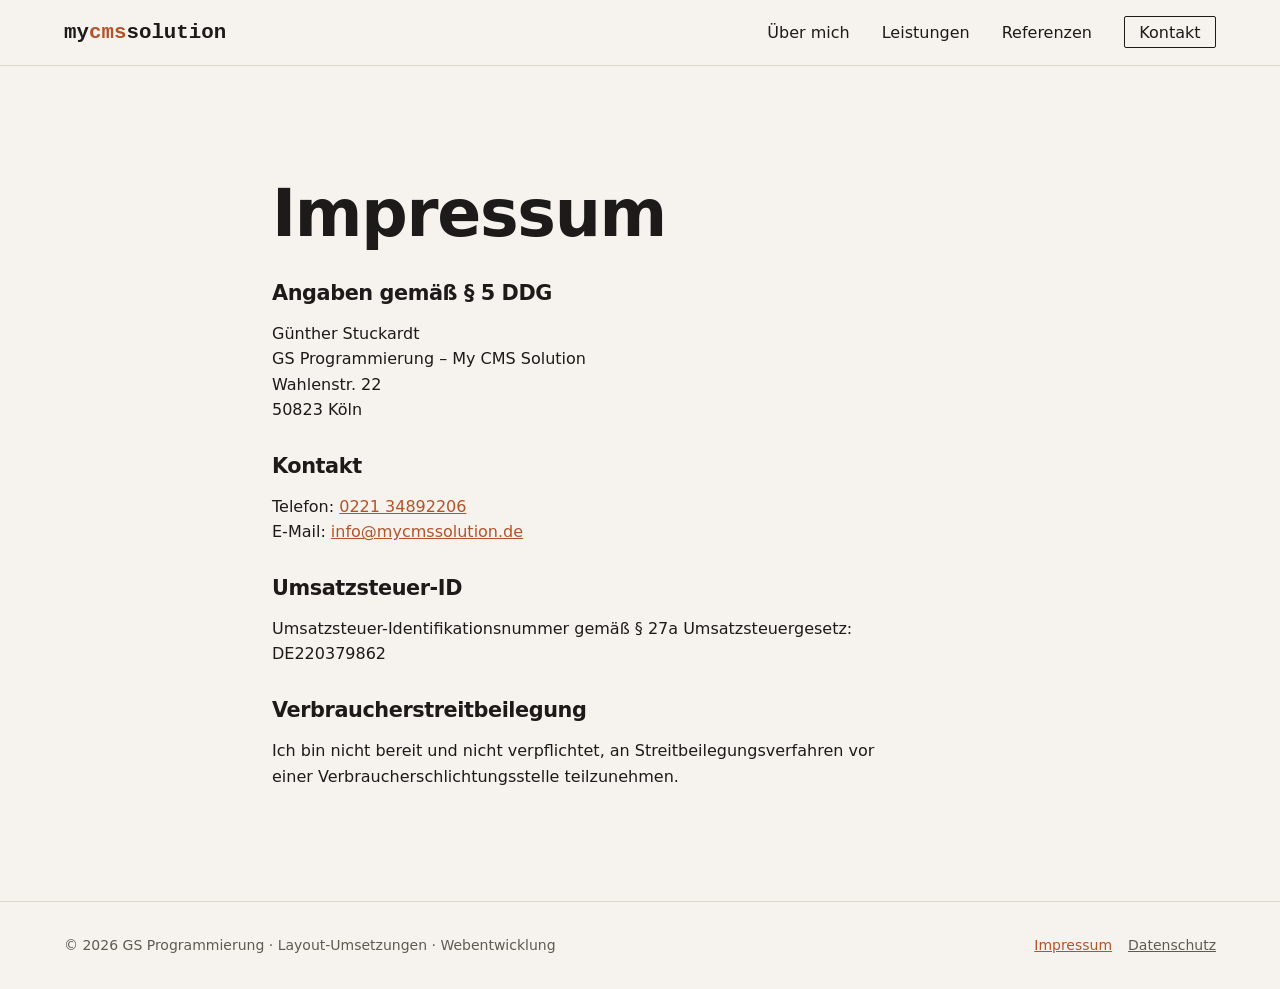
<file: impressum.html>
<!DOCTYPE html>
<html lang="de">
<head>
  <meta charset="utf-8">
  <meta name="viewport" content="width=device-width, initial-scale=1">
  <title>Impressum – My CMS Solution</title>
  <meta name="robots" content="noindex">
  <link rel="stylesheet" href="css/style.css">
  <script src="js/main.js" defer></script>
</head>
<body>
  <a class="skip-link" href="#inhalt">Zum Inhalt springen</a>

  <header class="site-header">
    <div class="container header-inner">
      <a class="logo" href="./">my<span>cms</span>solution</a>
      <nav aria-label="Hauptnavigation">
        <ul class="nav">
          <li><a href="./#ueber">Über mich</a></li>
          <li><a href="./#leistungen">Leistungen</a></li>
          <li><a href="./#referenzen">Referenzen</a></li>
          <li><a class="nav-cta" href="./#kontakt">Kontakt</a></li>
        </ul>
      </nav>
    </div>
  </header>

  <main id="inhalt" class="section">
    <div class="container legal prose">
      <h1>Impressum</h1>

      <h2>Angaben gemäß § 5 DDG</h2>
      <p>Günther Stuckardt<br>
      GS Programmierung – My CMS Solution<br>
      Wahlenstr. 22<br>
      50823 Köln</p>

      <h2>Kontakt</h2>
      <p>Telefon: <a href="tel:+4922134892206">0221 34892206</a><br>
      E-Mail: <a href="mailto:info@mycmssolution.de">info@mycmssolution.de</a></p>

      <h2>Umsatzsteuer-ID</h2>
      <p>Umsatzsteuer-Identifikationsnummer gemäß § 27a Umsatzsteuergesetz:<br>
      DE220379862</p>

      <h2>Verbraucherstreitbeilegung</h2>
      <p>Ich bin nicht bereit und nicht verpflichtet, an Streitbeilegungsverfahren vor einer Verbraucherschlichtungsstelle teilzunehmen.</p>
    </div>
  </main>

  <footer class="site-footer">
    <div class="container footer-inner">
      <p>&copy; <span data-year>2026</span> GS Programmierung · Layout-Umsetzungen · Webentwicklung</p>
      <ul class="footer-links">
        <li><a href="impressum.html" aria-current="page">Impressum</a></li>
        <li><a href="datenschutz.html">Datenschutz</a></li>
      </ul>
    </div>
  </footer>
</body>
</html>
</file>
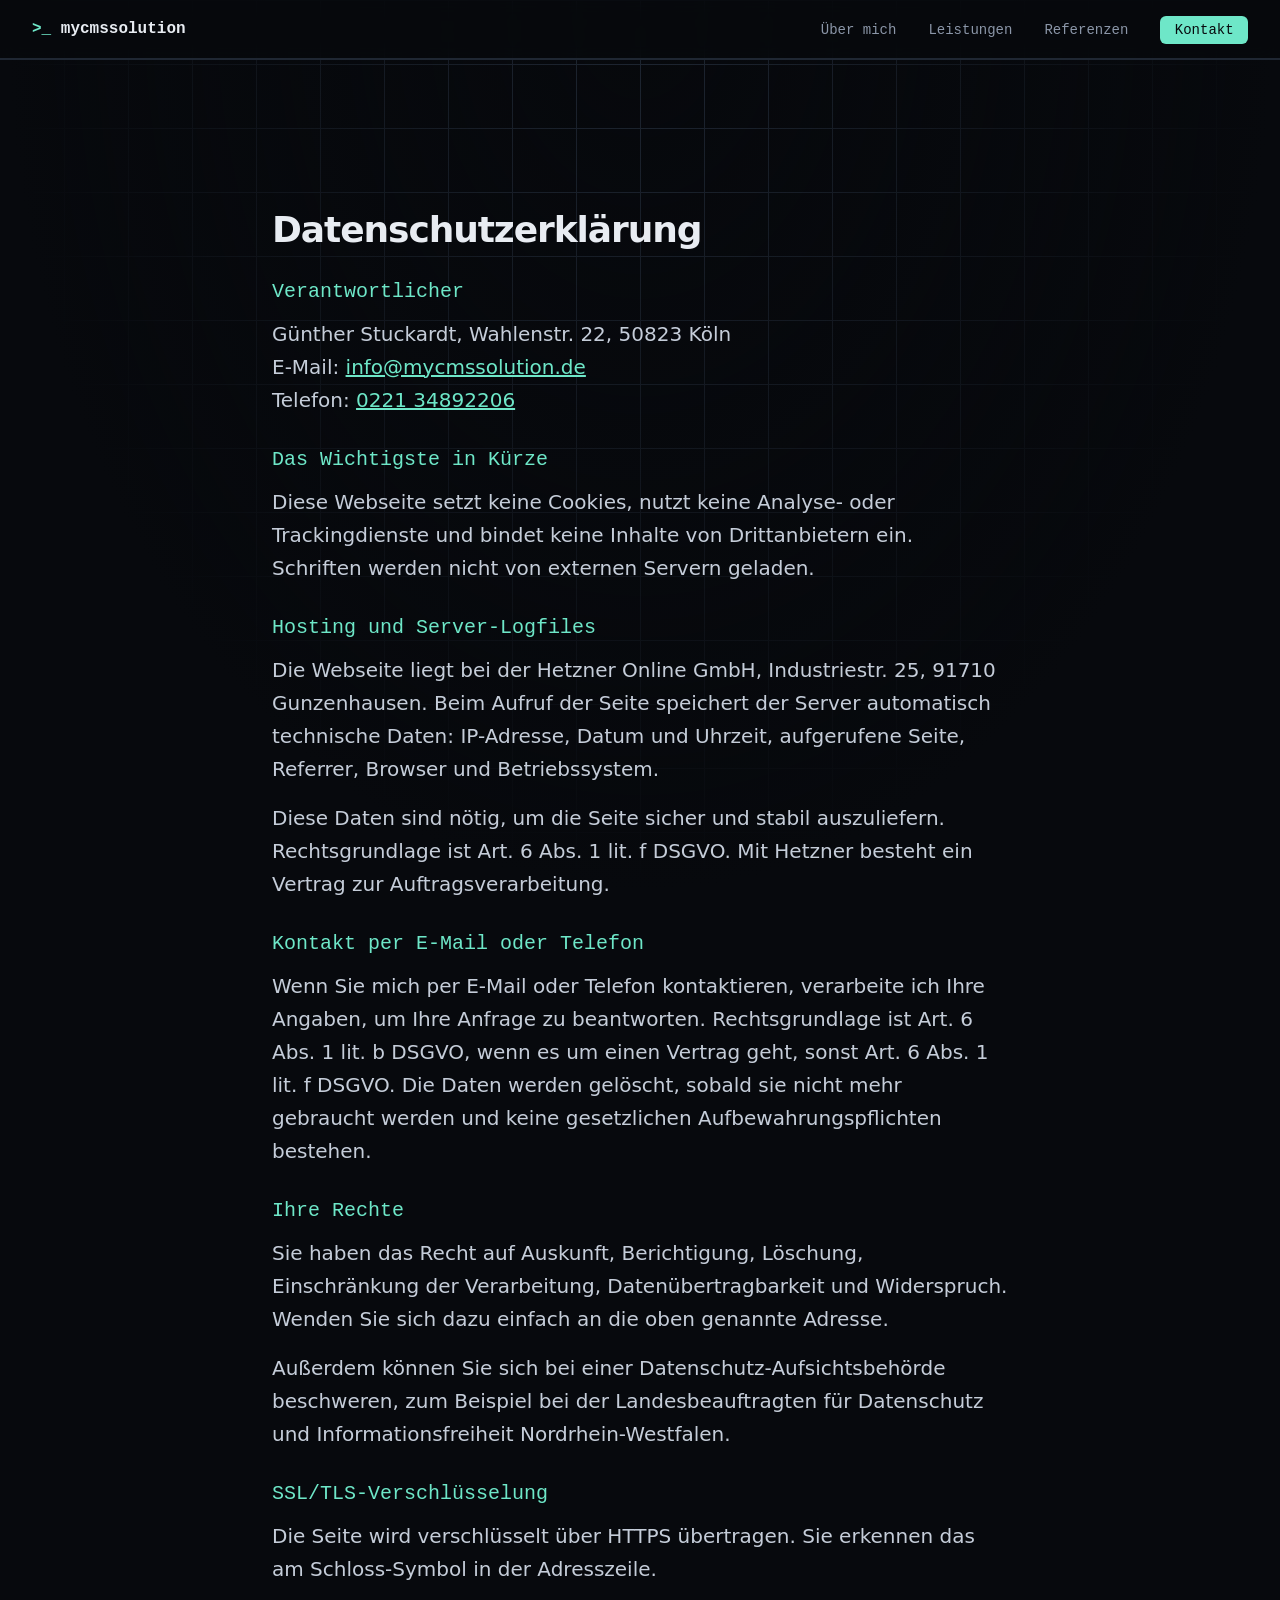
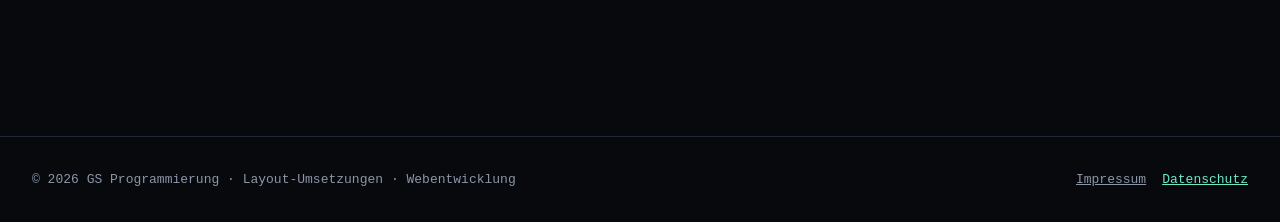
<file: v2/datenschutz.html>
<!DOCTYPE html>
<html lang="de">
<head>
  <meta charset="utf-8">
  <meta name="viewport" content="width=device-width, initial-scale=1">
  <title>Datenschutz – My CMS Solution</title>
  <meta name="robots" content="noindex">
  <meta name="theme-color" content="#07090d">
  <link rel="stylesheet" href="css/style.css">
  <script src="js/main.js" defer></script>
</head>
<body>
  <a class="skip-link" href="#inhalt">Zum Inhalt springen</a>

  <header class="site-header">
    <div class="container header-inner">
      <a class="logo" href="./"><span class="logo-mark" aria-hidden="true">&gt;_</span> mycmssolution</a>
      <nav aria-label="Hauptnavigation">
        <ul class="nav">
          <li><a href="./#ueber">Über mich</a></li>
          <li><a href="./#leistungen">Leistungen</a></li>
          <li><a href="./#referenzen">Referenzen</a></li>
          <li><a class="nav-cta" href="./#kontakt">Kontakt</a></li>
        </ul>
      </nav>
    </div>
  </header>

  <main id="inhalt" class="section">
    <div class="container legal prose">
      <h1>Datenschutzerklärung</h1>

      <h2>Verantwortlicher</h2>
      <p>Günther Stuckardt, Wahlenstr. 22, 50823 Köln<br>
      E-Mail: <a href="mailto:info@mycmssolution.de">info@mycmssolution.de</a><br>
      Telefon: <a href="tel:+4922134892206">0221 34892206</a></p>

      <h2>Das Wichtigste in Kürze</h2>
      <p>Diese Webseite setzt keine Cookies, nutzt keine Analyse- oder Trackingdienste und bindet keine Inhalte von Drittanbietern ein. Schriften werden nicht von externen Servern geladen.</p>

      <h2>Hosting und Server-Logfiles</h2>
      <p>Die Webseite liegt bei der Hetzner Online GmbH, Industriestr. 25, 91710 Gunzenhausen. Beim Aufruf der Seite speichert der Server automatisch technische Daten: IP-Adresse, Datum und Uhrzeit, aufgerufene Seite, Referrer, Browser und Betriebssystem.</p>
      <p>Diese Daten sind nötig, um die Seite sicher und stabil auszuliefern. Rechtsgrundlage ist Art. 6 Abs. 1 lit. f DSGVO. Mit Hetzner besteht ein Vertrag zur Auftragsverarbeitung.</p>

      <h2>Kontakt per E-Mail oder Telefon</h2>
      <p>Wenn Sie mich per E-Mail oder Telefon kontaktieren, verarbeite ich Ihre Angaben, um Ihre Anfrage zu beantworten. Rechtsgrundlage ist Art. 6 Abs. 1 lit. b DSGVO, wenn es um einen Vertrag geht, sonst Art. 6 Abs. 1 lit. f DSGVO. Die Daten werden gelöscht, sobald sie nicht mehr gebraucht werden und keine gesetzlichen Aufbewahrungspflichten bestehen.</p>

      <h2>Ihre Rechte</h2>
      <p>Sie haben das Recht auf Auskunft, Berichtigung, Löschung, Einschränkung der Verarbeitung, Datenübertragbarkeit und Widerspruch. Wenden Sie sich dazu einfach an die oben genannte Adresse.</p>
      <p>Außerdem können Sie sich bei einer Datenschutz-Aufsichtsbehörde beschweren, zum Beispiel bei der Landesbeauftragten für Datenschutz und Informationsfreiheit Nordrhein-Westfalen.</p>

      <h2>SSL/TLS-Verschlüsselung</h2>
      <p>Die Seite wird verschlüsselt über HTTPS übertragen. Sie erkennen das am Schloss-Symbol in der Adresszeile.</p>
    </div>
  </main>

  <footer class="site-footer">
    <div class="container footer-inner">
      <p>&copy; <span data-year>2026</span> GS Programmierung · Layout-Umsetzungen · Webentwicklung</p>
      <ul class="footer-links">
        <li><a href="impressum.html">Impressum</a></li>
        <li><a href="datenschutz.html" aria-current="page">Datenschutz</a></li>
      </ul>
    </div>
  </footer>
</body>
</html>
</file>
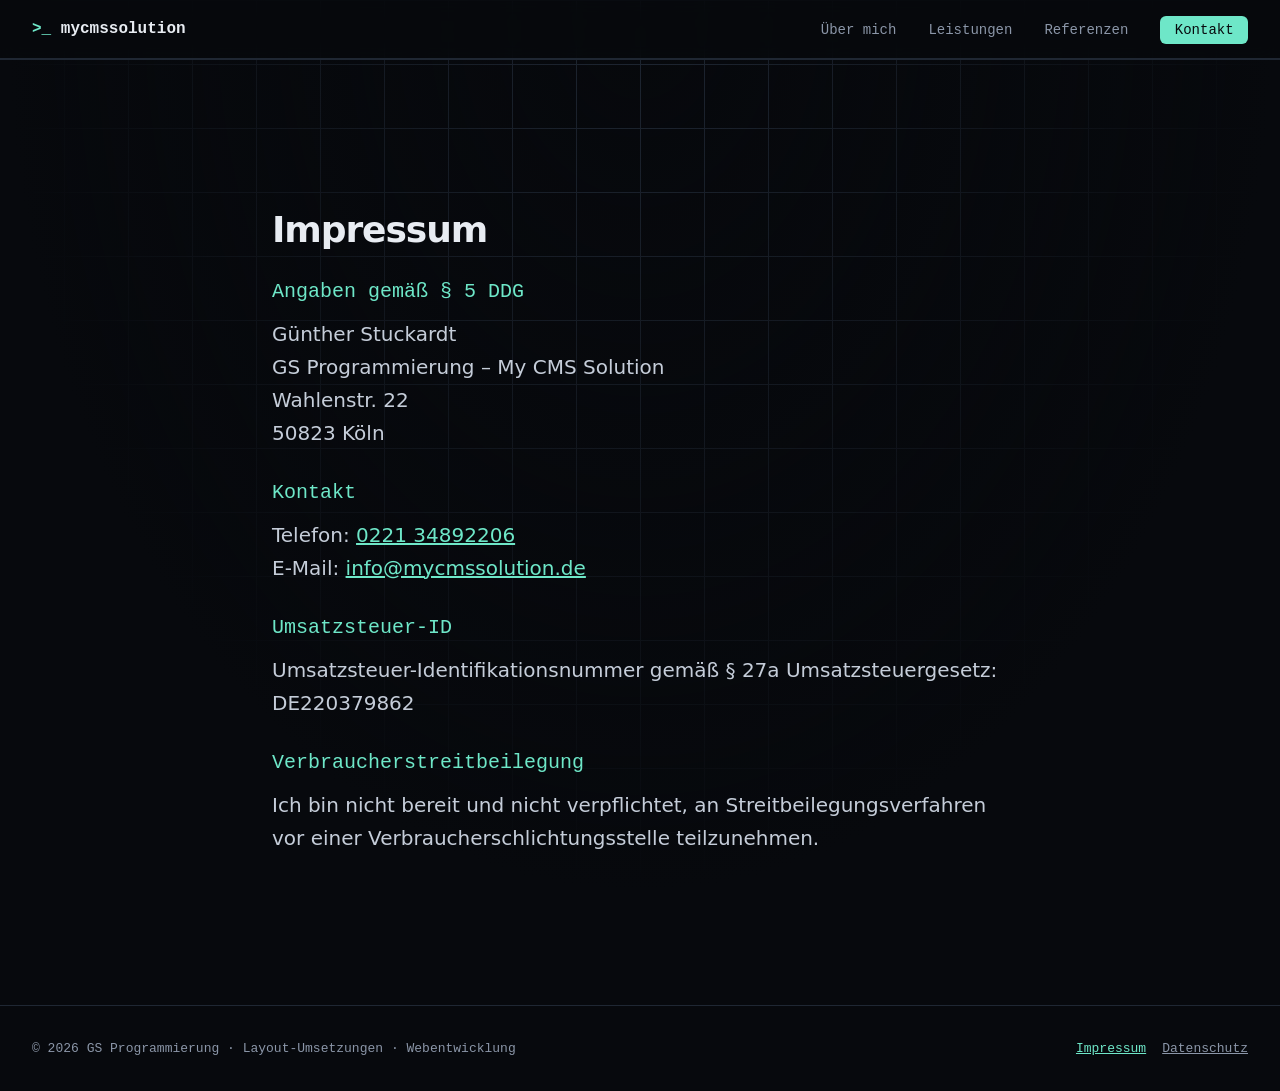
<file: v2/impressum.html>
<!DOCTYPE html>
<html lang="de">
<head>
  <meta charset="utf-8">
  <meta name="viewport" content="width=device-width, initial-scale=1">
  <title>Impressum – My CMS Solution</title>
  <meta name="robots" content="noindex">
  <meta name="theme-color" content="#07090d">
  <link rel="stylesheet" href="css/style.css">
  <script src="js/main.js" defer></script>
</head>
<body>
  <a class="skip-link" href="#inhalt">Zum Inhalt springen</a>

  <header class="site-header">
    <div class="container header-inner">
      <a class="logo" href="./"><span class="logo-mark" aria-hidden="true">&gt;_</span> mycmssolution</a>
      <nav aria-label="Hauptnavigation">
        <ul class="nav">
          <li><a href="./#ueber">Über mich</a></li>
          <li><a href="./#leistungen">Leistungen</a></li>
          <li><a href="./#referenzen">Referenzen</a></li>
          <li><a class="nav-cta" href="./#kontakt">Kontakt</a></li>
        </ul>
      </nav>
    </div>
  </header>

  <main id="inhalt" class="section">
    <div class="container legal prose">
      <h1>Impressum</h1>

      <h2>Angaben gemäß § 5 DDG</h2>
      <p>Günther Stuckardt<br>
      GS Programmierung – My CMS Solution<br>
      Wahlenstr. 22<br>
      50823 Köln</p>

      <h2>Kontakt</h2>
      <p>Telefon: <a href="tel:+4922134892206">0221 34892206</a><br>
      E-Mail: <a href="mailto:info@mycmssolution.de">info@mycmssolution.de</a></p>

      <h2>Umsatzsteuer-ID</h2>
      <p>Umsatzsteuer-Identifikationsnummer gemäß § 27a Umsatzsteuergesetz:<br>
      DE220379862</p>

      <h2>Verbraucherstreitbeilegung</h2>
      <p>Ich bin nicht bereit und nicht verpflichtet, an Streitbeilegungsverfahren vor einer Verbraucherschlichtungsstelle teilzunehmen.</p>
    </div>
  </main>

  <footer class="site-footer">
    <div class="container footer-inner">
      <p>&copy; <span data-year>2026</span> GS Programmierung · Layout-Umsetzungen · Webentwicklung</p>
      <ul class="footer-links">
        <li><a href="impressum.html" aria-current="page">Impressum</a></li>
        <li><a href="datenschutz.html">Datenschutz</a></li>
      </ul>
    </div>
  </footer>
</body>
</html>
</file>
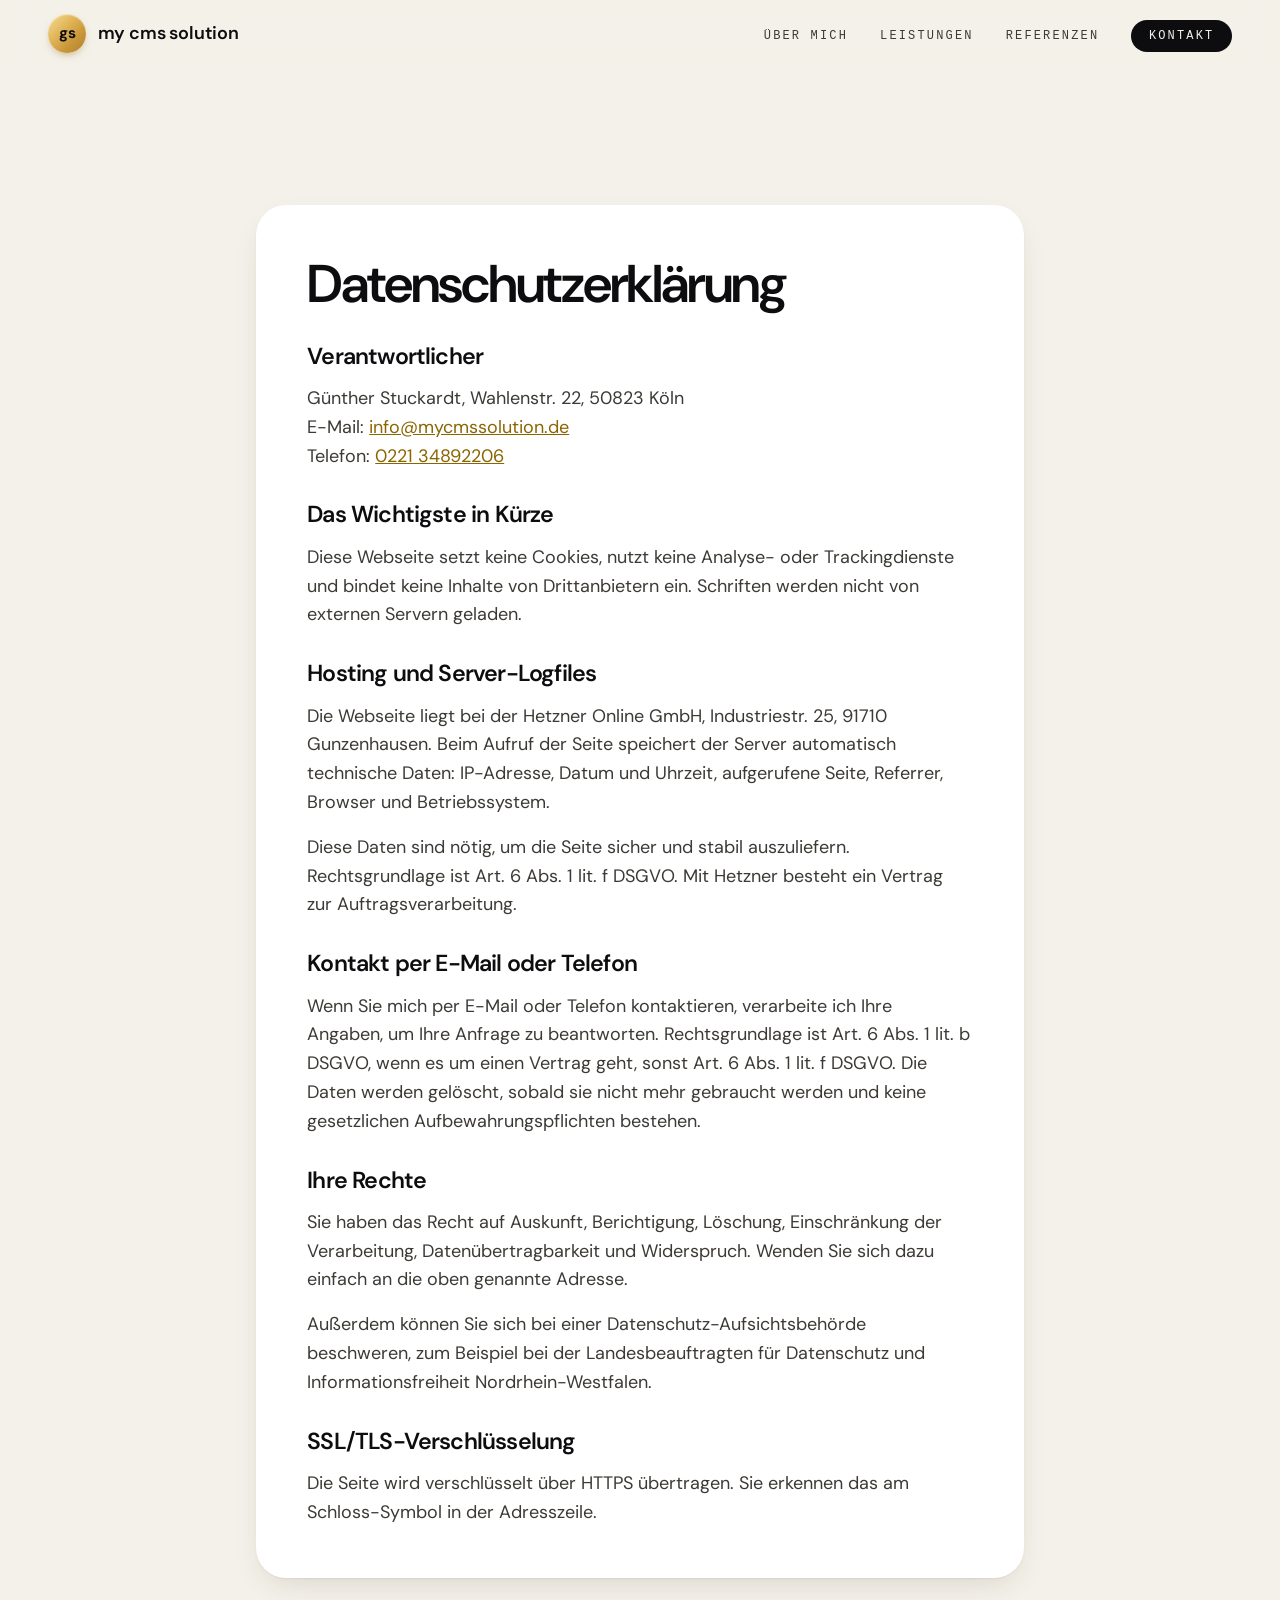
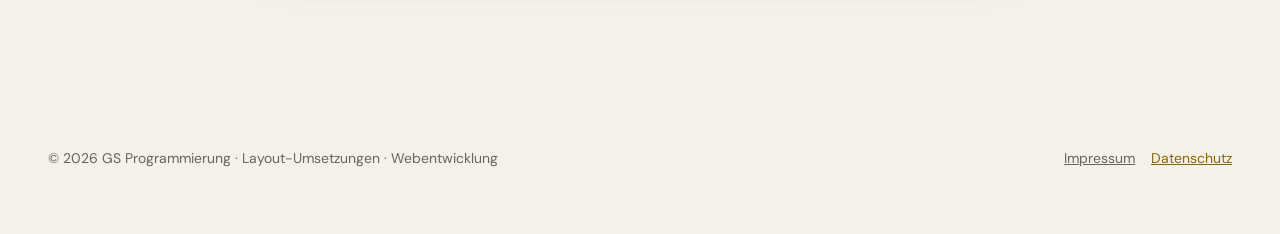
<file: v3/datenschutz.html>
<!DOCTYPE html>
<html lang="de">
<head>
  <meta charset="utf-8">
  <meta name="viewport" content="width=device-width, initial-scale=1">
  <title>Datenschutz – My CMS Solution</title>
  <meta name="robots" content="noindex">
  <meta name="theme-color" content="#f4f1ea">
  <link rel="stylesheet" href="css/style.css">
  <script src="js/main.js" defer></script>
</head>
<body>
  <a class="skip-link" href="#inhalt">Zum Inhalt springen</a>

  <header class="site-header">
    <div class="container header-inner">
      <a class="logo" href="./" aria-label="My CMS Solution, zur Startseite"><span class="logo-mark" aria-hidden="true">gs</span> <span class="logo-text">my cms solution</span></a>
      <nav aria-label="Hauptnavigation">
        <ul class="nav">
          <li><a href="./#ueber">Über mich</a></li>
          <li><a href="./#leistungen">Leistungen</a></li>
          <li><a href="./#referenzen">Referenzen</a></li>
          <li><a class="nav-cta" href="./#kontakt">Kontakt</a></li>
        </ul>
      </nav>
    </div>
  </header>

  <main id="inhalt" class="section">
    <div class="container legal prose">
      <h1>Datenschutzerklärung</h1>

      <h2>Verantwortlicher</h2>
      <p>Günther Stuckardt, Wahlenstr. 22, 50823 Köln<br>
      E-Mail: <a href="mailto:info@mycmssolution.de">info@mycmssolution.de</a><br>
      Telefon: <a href="tel:+4922134892206">0221 34892206</a></p>

      <h2>Das Wichtigste in Kürze</h2>
      <p>Diese Webseite setzt keine Cookies, nutzt keine Analyse- oder Trackingdienste und bindet keine Inhalte von Drittanbietern ein. Schriften werden nicht von externen Servern geladen.</p>

      <h2>Hosting und Server-Logfiles</h2>
      <p>Die Webseite liegt bei der Hetzner Online GmbH, Industriestr. 25, 91710 Gunzenhausen. Beim Aufruf der Seite speichert der Server automatisch technische Daten: IP-Adresse, Datum und Uhrzeit, aufgerufene Seite, Referrer, Browser und Betriebssystem.</p>
      <p>Diese Daten sind nötig, um die Seite sicher und stabil auszuliefern. Rechtsgrundlage ist Art. 6 Abs. 1 lit. f DSGVO. Mit Hetzner besteht ein Vertrag zur Auftragsverarbeitung.</p>

      <h2>Kontakt per E-Mail oder Telefon</h2>
      <p>Wenn Sie mich per E-Mail oder Telefon kontaktieren, verarbeite ich Ihre Angaben, um Ihre Anfrage zu beantworten. Rechtsgrundlage ist Art. 6 Abs. 1 lit. b DSGVO, wenn es um einen Vertrag geht, sonst Art. 6 Abs. 1 lit. f DSGVO. Die Daten werden gelöscht, sobald sie nicht mehr gebraucht werden und keine gesetzlichen Aufbewahrungspflichten bestehen.</p>

      <h2>Ihre Rechte</h2>
      <p>Sie haben das Recht auf Auskunft, Berichtigung, Löschung, Einschränkung der Verarbeitung, Datenübertragbarkeit und Widerspruch. Wenden Sie sich dazu einfach an die oben genannte Adresse.</p>
      <p>Außerdem können Sie sich bei einer Datenschutz-Aufsichtsbehörde beschweren, zum Beispiel bei der Landesbeauftragten für Datenschutz und Informationsfreiheit Nordrhein-Westfalen.</p>

      <h2>SSL/TLS-Verschlüsselung</h2>
      <p>Die Seite wird verschlüsselt über HTTPS übertragen. Sie erkennen das am Schloss-Symbol in der Adresszeile.</p>
    </div>
  </main>

  <footer class="site-footer">
    <div class="container footer-inner">
      <p>&copy; <span data-year>2026</span> GS Programmierung · Layout-Umsetzungen · Webentwicklung</p>
      <ul class="footer-links">
        <li><a href="impressum.html">Impressum</a></li>
        <li><a href="datenschutz.html" aria-current="page">Datenschutz</a></li>
      </ul>
    </div>
  </footer>
</body>
</html>
</file>
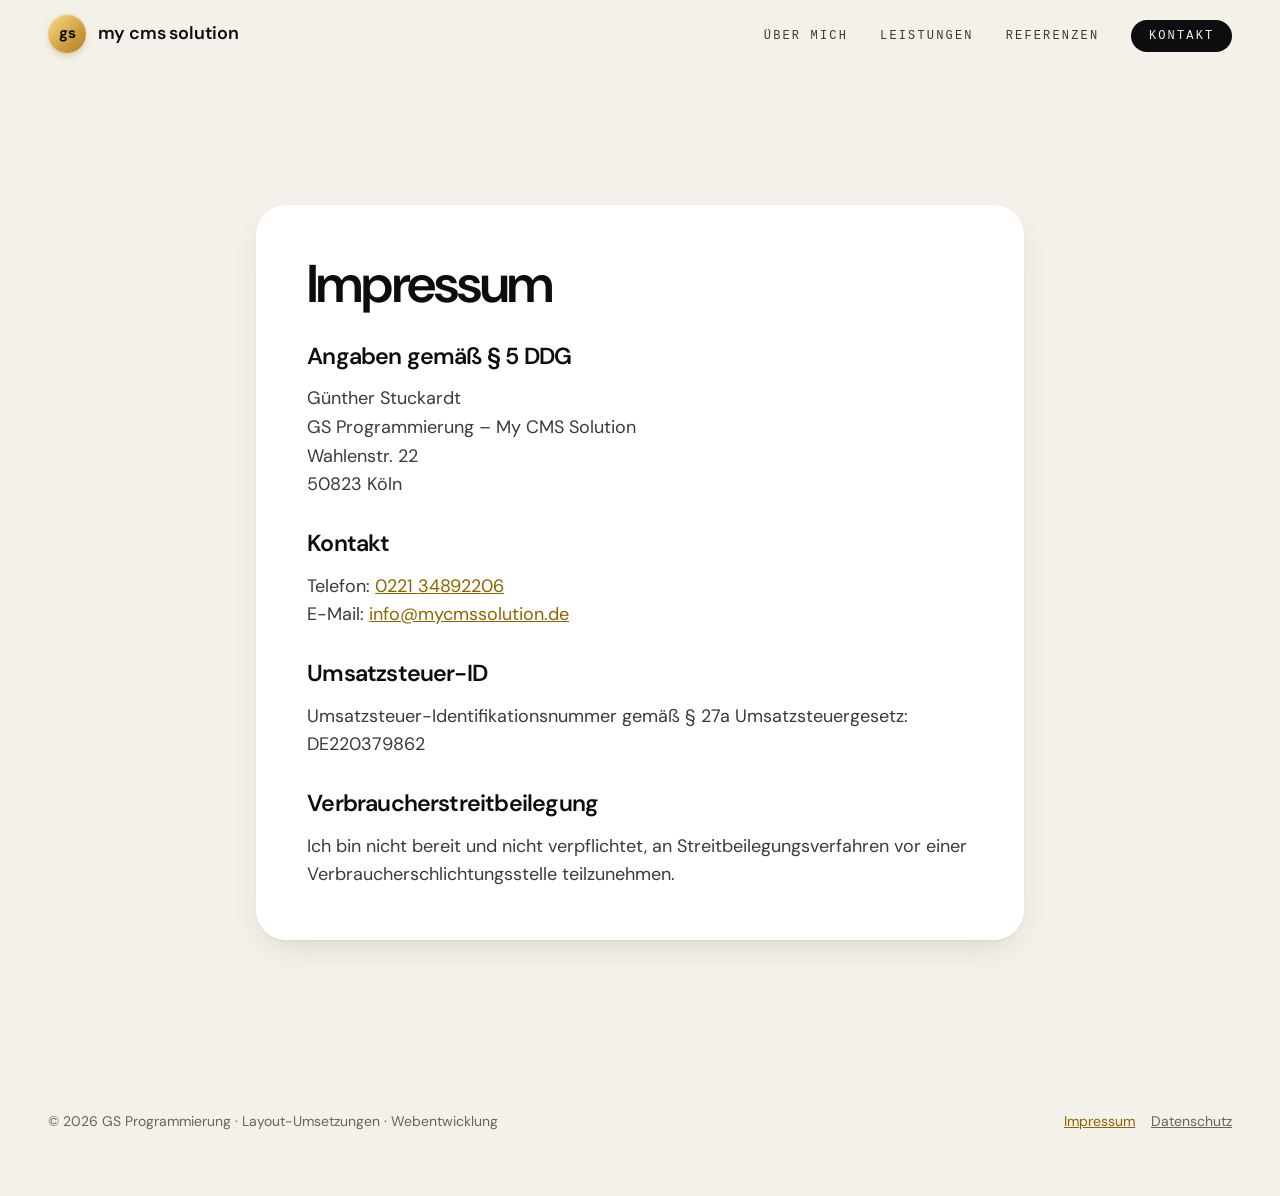
<file: v3/impressum.html>
<!DOCTYPE html>
<html lang="de">
<head>
  <meta charset="utf-8">
  <meta name="viewport" content="width=device-width, initial-scale=1">
  <title>Impressum – My CMS Solution</title>
  <meta name="robots" content="noindex">
  <meta name="theme-color" content="#f4f1ea">
  <link rel="stylesheet" href="css/style.css">
  <script src="js/main.js" defer></script>
</head>
<body>
  <a class="skip-link" href="#inhalt">Zum Inhalt springen</a>

  <header class="site-header">
    <div class="container header-inner">
      <a class="logo" href="./" aria-label="My CMS Solution, zur Startseite"><span class="logo-mark" aria-hidden="true">gs</span> <span class="logo-text">my cms solution</span></a>
      <nav aria-label="Hauptnavigation">
        <ul class="nav">
          <li><a href="./#ueber">Über mich</a></li>
          <li><a href="./#leistungen">Leistungen</a></li>
          <li><a href="./#referenzen">Referenzen</a></li>
          <li><a class="nav-cta" href="./#kontakt">Kontakt</a></li>
        </ul>
      </nav>
    </div>
  </header>

  <main id="inhalt" class="section">
    <div class="container legal prose">
      <h1>Impressum</h1>

      <h2>Angaben gemäß § 5 DDG</h2>
      <p>Günther Stuckardt<br>
      GS Programmierung – My CMS Solution<br>
      Wahlenstr. 22<br>
      50823 Köln</p>

      <h2>Kontakt</h2>
      <p>Telefon: <a href="tel:+4922134892206">0221 34892206</a><br>
      E-Mail: <a href="mailto:info@mycmssolution.de">info@mycmssolution.de</a></p>

      <h2>Umsatzsteuer-ID</h2>
      <p>Umsatzsteuer-Identifikationsnummer gemäß § 27a Umsatzsteuergesetz:<br>
      DE220379862</p>

      <h2>Verbraucherstreitbeilegung</h2>
      <p>Ich bin nicht bereit und nicht verpflichtet, an Streitbeilegungsverfahren vor einer Verbraucherschlichtungsstelle teilzunehmen.</p>
    </div>
  </main>

  <footer class="site-footer">
    <div class="container footer-inner">
      <p>&copy; <span data-year>2026</span> GS Programmierung · Layout-Umsetzungen · Webentwicklung</p>
      <ul class="footer-links">
        <li><a href="impressum.html" aria-current="page">Impressum</a></li>
        <li><a href="datenschutz.html">Datenschutz</a></li>
      </ul>
    </div>
  </footer>
</body>
</html>
</file>
<file: css/style.css>
/* Variablen */
:root {
  --color-bg: #f6f3ee;
  --color-surface: #ffffff;
  --color-text: #1c1b19;
  --color-muted: #5f5a52;
  --color-line: #ddd6cb;
  --color-accent: #b4532a;
  --color-accent-dark: #8f3f1e;

  --font-body: system-ui, -apple-system, "Segoe UI", Roboto, sans-serif;
  --font-mono: ui-monospace, "Cascadia Code", "SF Mono", Consolas, monospace;

  --step-0: 1rem;
  --step-1: clamp(1.15rem, 1.05rem + 0.4vw, 1.3rem);
  --step-2: clamp(1.5rem, 1.25rem + 1vw, 2rem);
  --step-3: clamp(2.2rem, 1.5rem + 3.2vw, 4.2rem);

  --space-s: 0.5rem;
  --space-m: 1rem;
  --space-l: 2rem;
  --space-xl: 4rem;
  --space-2xl: 7rem;

  --max-width: 72rem;
}

/* Reset */
*, *::before, *::after { box-sizing: border-box; }
body, h1, h2, h3, p, ul { margin: 0; }
ul { padding: 0; list-style: none; }
img { max-width: 100%; height: auto; display: block; }

/* Basis */
body {
  font-family: var(--font-body);
  font-size: var(--step-0);
  line-height: 1.6;
  color: var(--color-text);
  background: var(--color-bg);
  hyphens: auto;
}

h1, h2 { line-height: 1.1; letter-spacing: -0.02em; hyphens: manual; }
h1 { font-size: var(--step-3); max-width: 16ch; }
h2 { font-size: var(--step-2); }

a { color: var(--color-accent); }
a:hover { color: var(--color-accent-dark); }
:focus-visible { outline: 3px solid var(--color-accent); outline-offset: 3px; }

/* Layout */
.container {
  width: min(100% - 2.5rem, var(--max-width));
  margin-inline: auto;
}

.section { padding-block: var(--space-2xl); }

.split {
  display: grid;
  gap: var(--space-l);
}
@media (min-width: 48rem) {
  .split { grid-template-columns: 1fr 2fr; }
}

.prose > * + * { margin-top: var(--space-m); }
.prose p { max-width: 62ch; }

/* Header */
.site-header {
  padding-block: var(--space-m);
  border-bottom: 1px solid var(--color-line);
}
.header-inner {
  display: flex;
  align-items: center;
  justify-content: space-between;
  gap: var(--space-m);
}

.logo {
  font-family: var(--font-mono);
  font-weight: 700;
  font-size: var(--step-1);
  text-decoration: none;
  color: var(--color-text);
}
.logo span { color: var(--color-accent); }

.header-inner { flex-wrap: wrap; }
.nav { display: flex; flex-wrap: wrap; gap: var(--space-m) var(--space-l); align-items: center; }
@media (max-width: 30rem) {
  .nav { gap: var(--space-m); font-size: 0.9375rem; }
}
.nav a { color: var(--color-text); text-decoration: none; }
.nav a:hover { color: var(--color-accent); }
.nav .nav-cta {
  padding: 0.35rem 0.9rem;
  border: 1px solid var(--color-text);
  border-radius: 2px;
}
.nav .nav-cta:hover { background: var(--color-text); color: var(--color-bg); }

/* Hero */
.hero { padding-block: var(--space-2xl) var(--space-xl); }

.eyebrow {
  font-family: var(--font-mono);
  font-size: 0.875rem;
  color: var(--color-muted);
  margin-bottom: var(--space-l);
}

.lead {
  font-size: var(--step-1);
  color: var(--color-muted);
  max-width: 52ch;
  margin-block: var(--space-l);
}

.button {
  display: inline-block;
  padding: 0.85rem 1.5rem;
  background: var(--color-accent);
  color: #fff;
  text-decoration: none;
  font-weight: 600;
  border-radius: 2px;
}
.button:hover { background: var(--color-accent-dark); color: #fff; }

/* Eckdaten */
.facts {
  border-block: 1px solid var(--color-line);
  background: var(--color-surface);
}
.facts-grid {
  display: grid;
  grid-template-columns: repeat(auto-fit, minmax(14rem, 1fr));
}
.fact {
  display: flex;
  flex-direction: column;
  gap: 0.25rem;
  padding: var(--space-l) var(--space-m);
  border-left: 1px solid var(--color-line);
}
.fact:first-child { border-left: 0; padding-left: 0; }
.fact-num {
  font-family: var(--font-mono);
  font-size: var(--step-2);
  font-weight: 700;
  color: var(--color-accent);
}
.fact-text { color: var(--color-muted); }

@media (max-width: 47.99rem) {
  .fact { border-left: 0; border-top: 1px solid var(--color-line); padding-left: 0; }
  .fact:first-child { border-top: 0; }
}

/* Leistungen */
.section-alt {
  background: var(--color-surface);
  border-block: 1px solid var(--color-line);
}

.services { padding: 0; list-style: none; counter-reset: service; }
.services li {
  counter-increment: service;
  display: grid;
  grid-template-columns: 3rem 1fr;
  column-gap: var(--space-m);
  padding-block: var(--space-l);
  border-top: 1px solid var(--color-line);
}
.services li:first-child { border-top: 0; padding-top: 0; }
.services li::before {
  content: counter(service, decimal-leading-zero);
  grid-row: span 2;
  font-family: var(--font-mono);
  color: var(--color-accent);
  padding-top: 0.15rem;
}
.services h3 { font-size: var(--step-1); line-height: 1.3; margin-bottom: 0.25rem; }
.services p { color: var(--color-muted); }

.tech-title {
  font-family: var(--font-mono);
  font-size: 0.875rem;
  font-weight: 400;
  color: var(--color-muted);
  margin-top: var(--space-xl);
  margin-bottom: var(--space-m);
}
.tech { display: flex; flex-wrap: wrap; gap: var(--space-s); }
.tech li {
  font-family: var(--font-mono);
  font-size: 0.875rem;
  padding: 0.3rem 0.7rem;
  border: 1px solid var(--color-line);
  border-radius: 2px;
  background: var(--color-bg);
}

/* Referenzen */
.ref-feature {
  padding: var(--space-l);
  background: var(--color-surface);
  border-left: 3px solid var(--color-accent);
}
.ref-feature h3 { font-size: var(--step-1); line-height: 1.3; margin-bottom: var(--space-s); }
.ref-feature p:last-child { color: var(--color-muted); }
.ref-label {
  font-family: var(--font-mono);
  font-size: 0.875rem;
  color: var(--color-accent);
  margin-bottom: var(--space-s);
}

.ref-list li { border-top: 1px solid var(--color-line); }
.ref-list li:last-child { border-bottom: 1px solid var(--color-line); }
.ref-list a {
  display: flex;
  justify-content: space-between;
  padding-block: var(--space-m);
  font-family: var(--font-mono);
  color: var(--color-text);
  text-decoration: none;
}
.ref-list a::after { content: "↗"; color: var(--color-accent); }
.ref-list a:hover { color: var(--color-accent); }

/* Kontakt */
.contact {
  background: var(--color-text);
  color: var(--color-bg);
}
.contact .eyebrow { color: #b8b1a6; }
.contact h2 { font-size: var(--step-3); max-width: 18ch; }
.contact :focus-visible { outline-color: #f0a37f; }

.contact-list {
  display: grid;
  grid-template-columns: repeat(auto-fit, minmax(15rem, 1fr));
  gap: var(--space-l);
  margin-top: var(--space-xl);
}
.contact-list li {
  display: flex;
  flex-direction: column;
  gap: 0.25rem;
  padding-top: var(--space-m);
  border-top: 1px solid #45423d;
}
.contact-label {
  font-family: var(--font-mono);
  font-size: 0.875rem;
  color: #b8b1a6;
}
.contact-list a {
  color: var(--color-bg);
  font-size: var(--step-1);
  text-decoration-color: var(--color-accent);
  text-underline-offset: 0.25em;
}
.contact-list a:hover { color: #f0a37f; }
.contact-list li > span:last-child { font-size: var(--step-1); }

/* Footer */
.site-footer {
  padding-block: var(--space-l);
  border-top: 1px solid var(--color-line);
  color: var(--color-muted);
  font-size: 0.875rem;
}
.footer-inner {
  display: flex;
  flex-wrap: wrap;
  justify-content: space-between;
  gap: var(--space-s);
}

.footer-links { display: flex; gap: var(--space-m); }
.footer-links a { color: var(--color-muted); }
.footer-links a:hover,
.footer-links a[aria-current="page"] { color: var(--color-accent); }

/* Rechtstexte */
.legal { max-width: 46rem; }
.legal h1 { margin-bottom: var(--space-l); }
.legal h2 { font-size: var(--step-1); margin-top: var(--space-l); }

/* Hilfsklassen */
.skip-link {
  position: absolute;
  left: var(--space-m);
  top: -3rem;
  padding: var(--space-s) var(--space-m);
  background: var(--color-text);
  color: var(--color-bg);
}
.skip-link:focus { top: var(--space-m); }

@media (prefers-reduced-motion: no-preference) {
  html { scroll-behavior: smooth; }
}
</file>
<file: v2/css/style.css>
/* Variablen */
:root {
  --color-bg: #07090d;
  --color-surface: #0e1219;
  --color-surface-2: #141a24;
  --color-text: #e8ecf2;
  --color-muted: #8b96a8;
  --color-line: #1f2733;
  --color-line-strong: #2c3747;
  --color-accent: #6ee7c8;
  --color-accent-soft: rgba(110, 231, 200, 0.12);

  --font-body: system-ui, -apple-system, "Segoe UI", Roboto, sans-serif;
  --font-mono: ui-monospace, "Cascadia Code", "JetBrains Mono", "SF Mono", Consolas, monospace;

  --step-0: 1rem;
  --step-1: clamp(1.1rem, 1rem + 0.4vw, 1.25rem);
  --step-2: clamp(1.6rem, 1.3rem + 1.2vw, 2.25rem);
  --step-3: clamp(2.4rem, 1.4rem + 4.4vw, 5.25rem);

  --space-s: 0.5rem;
  --space-m: 1rem;
  --space-l: 2rem;
  --space-xl: 4rem;
  --space-2xl: clamp(5rem, 3rem + 8vw, 10rem);

  --max-width: 76rem;
  --radius: 6px;
}

/* Reset */
*, *::before, *::after { box-sizing: border-box; }
body, h1, h2, h3, p, ul, ol { margin: 0; }
ul, ol { padding: 0; list-style: none; }
img { max-width: 100%; height: auto; display: block; }

/* Basis */
html { color-scheme: dark; }
body {
  font-family: var(--font-body);
  font-size: var(--step-0);
  line-height: 1.65;
  color: var(--color-text);
  background-color: var(--color-bg);
  background-image:
    linear-gradient(var(--color-line) 1px, transparent 1px),
    linear-gradient(90deg, var(--color-line) 1px, transparent 1px);
  background-size: 64px 64px;
  background-attachment: fixed;
  hyphens: auto;
}
body::before {
  content: "";
  position: fixed;
  inset: 0;
  z-index: -1;
  background: radial-gradient(ellipse at 50% 0%, transparent 0%, var(--color-bg) 70%);
  pointer-events: none;
}

h1, h2 { line-height: 1.05; letter-spacing: -0.03em; font-weight: 650; hyphens: manual; }
h1 { font-size: var(--step-3); }
h2 { font-size: var(--step-2); }
h3 { font-weight: 600; }

a { color: var(--color-accent); }
a:hover { color: #fff; }
:focus-visible { outline: 2px solid var(--color-accent); outline-offset: 3px; border-radius: 2px; }

.accent { color: var(--color-accent); }

.mini-title,
.label,
.section-num,
.fact-key {
  font-family: var(--font-mono);
  font-size: 0.8125rem;
  letter-spacing: 0.04em;
  color: var(--color-muted);
  text-transform: lowercase;
}

/* Layout */
.container {
  width: min(100% - 2.5rem, var(--max-width));
  margin-inline: auto;
}

.section {
  padding-block: var(--space-2xl);
  border-top: 1px solid var(--color-line);
}

.split { display: grid; gap: var(--space-l); }
@media (min-width: 52rem) {
  .split { grid-template-columns: 1fr 2fr; gap: var(--space-xl); }
}

.section-head { display: flex; flex-direction: column; gap: var(--space-s); align-self: start; }
@media (min-width: 52rem) {
  .section-head { position: sticky; top: 6rem; }
}
.section-num { color: var(--color-accent); }
.section-num::before { content: "["; color: var(--color-muted); }
.section-num::after { content: "]"; color: var(--color-muted); }

.prose > * + * { margin-top: var(--space-m); }
.prose p { max-width: 62ch; font-size: var(--step-1); color: #c5cdd9; }

/* Header */
.site-header {
  position: sticky;
  top: 0;
  z-index: 10;
  padding-block: var(--space-m);
  background: rgba(7, 9, 13, 0.8);
  backdrop-filter: blur(10px);
  -webkit-backdrop-filter: blur(10px);
  border-bottom: 1px solid var(--color-line);
}
.header-inner {
  display: flex;
  flex-wrap: wrap;
  align-items: center;
  justify-content: space-between;
  gap: var(--space-m);
}

.logo {
  font-family: var(--font-mono);
  font-weight: 600;
  text-decoration: none;
  color: var(--color-text);
}
.logo-mark { color: var(--color-accent); }

.nav { display: flex; flex-wrap: wrap; gap: var(--space-m) var(--space-l); align-items: center; }
.nav a {
  font-family: var(--font-mono);
  font-size: 0.875rem;
  color: var(--color-muted);
  text-decoration: none;
}
.nav a:hover { color: var(--color-text); }
.nav .nav-cta {
  color: var(--color-bg);
  background: var(--color-accent);
  padding: 0.4rem 0.9rem;
  border-radius: var(--radius);
}
.nav .nav-cta:hover { background: #fff; color: var(--color-bg); }
@media (max-width: 30rem) {
  .nav { gap: var(--space-m); }
}

/* Hero */
.hero {
  position: relative;
  overflow: hidden;
  min-height: min(88vh, 52rem);
  display: grid;
  align-items: center;
  padding-block: var(--space-2xl);
}
.stars {
  position: absolute;
  inset: 0;
  width: 100%;
  height: 100%;
}
.hero-inner { position: relative; }

.label {
  display: inline-flex;
  align-items: center;
  gap: 0.6rem;
  padding: 0.35rem 0.8rem;
  border: 1px solid var(--color-line-strong);
  border-radius: 999px;
  background: rgba(14, 18, 25, 0.7);
  margin-bottom: var(--space-l);
}
.dot {
  width: 0.5rem;
  height: 0.5rem;
  border-radius: 50%;
  background: var(--color-accent);
  box-shadow: 0 0 0 4px var(--color-accent-soft);
}

.lead {
  font-size: var(--step-1);
  color: var(--color-muted);
  max-width: 50ch;
  margin-block: var(--space-l) var(--space-xl);
}

.hero-actions { display: flex; flex-wrap: wrap; gap: var(--space-m); }

.button {
  display: inline-block;
  padding: 0.9rem 1.5rem;
  font-family: var(--font-mono);
  font-size: 0.9375rem;
  background: var(--color-accent);
  color: var(--color-bg);
  text-decoration: none;
  font-weight: 600;
  border-radius: var(--radius);
  border: 1px solid var(--color-accent);
  transition: background 0.2s, color 0.2s, border-color 0.2s;
}
.button:hover { background: #fff; border-color: #fff; color: var(--color-bg); }
.button-ghost { background: transparent; color: var(--color-text); border-color: var(--color-line-strong); }
.button-ghost:hover { background: transparent; color: var(--color-accent); border-color: var(--color-accent); }

/* Eckdaten */
.facts {
  border-top: 1px solid var(--color-line);
  background: rgba(14, 18, 25, 0.85);
}
.facts-grid {
  display: grid;
  grid-template-columns: repeat(auto-fit, minmax(15rem, 1fr));
}
.fact {
  display: flex;
  flex-direction: column;
  gap: 0.2rem;
  padding: var(--space-l) var(--space-l) var(--space-l) 0;
}
.fact + .fact { border-left: 1px solid var(--color-line); padding-left: var(--space-l); }
.fact-key::before { content: "// "; }
.fact-num {
  font-family: var(--font-mono);
  font-size: var(--step-2);
  font-weight: 600;
  color: var(--color-text);
}
.fact-text { color: var(--color-muted); font-size: 0.9375rem; }
@media (max-width: 47.99rem) {
  .fact + .fact { border-left: 0; border-top: 1px solid var(--color-line); padding-left: 0; }
}

/* Leistungen */
.services { counter-reset: service; }
.services li {
  counter-increment: service;
  display: grid;
  grid-template-columns: 3.5rem 1fr;
  column-gap: var(--space-m);
  padding: var(--space-l) 0;
  border-top: 1px solid var(--color-line);
  transition: background 0.2s;
}
.services li:first-child { border-top: 0; padding-top: 0; }
.services li::before {
  content: counter(service, decimal-leading-zero);
  grid-row: span 2;
  font-family: var(--font-mono);
  font-size: 0.875rem;
  color: var(--color-accent);
  padding-top: 0.3rem;
}
.services h3 { font-size: var(--step-1); line-height: 1.3; margin-bottom: 0.3rem; }
.services p { color: var(--color-muted); }

.mini-title { display: block; margin-bottom: var(--space-m); }
.services + .mini-title,
.ref-feature + .mini-title { margin-top: var(--space-xl); }

.tech { display: flex; flex-wrap: wrap; gap: var(--space-s); }
.tech li {
  font-family: var(--font-mono);
  font-size: 0.8125rem;
  padding: 0.35rem 0.75rem;
  border: 1px solid var(--color-line-strong);
  border-radius: var(--radius);
  background: var(--color-surface);
  color: #c5cdd9;
}

/* Referenzen */
.ref-feature {
  position: relative;
  padding: var(--space-l);
  background: var(--color-surface);
  border: 1px solid var(--color-line-strong);
  border-radius: var(--radius);
}
.ref-feature::before {
  content: "";
  position: absolute;
  top: -1px;
  left: var(--space-l);
  width: 3rem;
  height: 2px;
  background: var(--color-accent);
}
.ref-feature .mini-title { color: var(--color-accent); margin-bottom: var(--space-s); }
.ref-feature h3 { font-size: var(--step-1); line-height: 1.3; margin-bottom: var(--space-s); }
.ref-feature p:last-child { color: var(--color-muted); }

.ref-list li { border-top: 1px solid var(--color-line); }
.ref-list li:last-child { border-bottom: 1px solid var(--color-line); }
.ref-list a {
  display: flex;
  align-items: baseline;
  gap: var(--space-m);
  padding: 1.1rem 0.5rem;
  font-family: var(--font-mono);
  color: var(--color-text);
  text-decoration: none;
  transition: background 0.2s, padding 0.2s, color 0.2s;
}
.ref-list a::after { content: "↗"; margin-left: auto; color: var(--color-muted); transition: color 0.2s, transform 0.2s; }
.ref-list a:hover { background: var(--color-accent-soft); color: var(--color-accent); padding-left: 1rem; }
.ref-list a:hover::after { color: var(--color-accent); transform: translate(2px, -2px); }
.ref-idx { font-size: 0.75rem; color: var(--color-muted); min-width: 1.5rem; }

/* Kontakt */
.contact { background: rgba(14, 18, 25, 0.85); }
.contact .section-head { flex-direction: row; align-items: center; gap: var(--space-m); position: static; }
.contact .section-head .mini-title { margin: 0; }
.contact-title { font-size: var(--step-3); margin-top: var(--space-l); }

.contact-list {
  display: grid;
  grid-template-columns: repeat(auto-fit, minmax(15rem, 1fr));
  gap: var(--space-m);
  margin-top: var(--space-xl);
}
.contact-list li {
  padding: var(--space-l);
  border: 1px solid var(--color-line-strong);
  border-radius: var(--radius);
  background: var(--color-bg);
}
.contact-list .mini-title { margin-bottom: var(--space-s); }
.contact-list a,
.contact-value {
  font-family: var(--font-mono);
  font-size: var(--step-1);
  color: var(--color-text);
  text-decoration: none;
  overflow-wrap: anywhere;
}
.contact-list a:hover { color: var(--color-accent); }

/* Footer */
.site-footer {
  padding-block: var(--space-l);
  border-top: 1px solid var(--color-line);
  background: var(--color-bg);
  color: var(--color-muted);
  font-family: var(--font-mono);
  font-size: 0.8125rem;
}
.footer-inner {
  display: flex;
  flex-wrap: wrap;
  justify-content: space-between;
  gap: var(--space-s);
}
.footer-links { display: flex; gap: var(--space-m); }
.footer-links a { color: var(--color-muted); }
.footer-links a:hover,
.footer-links a[aria-current="page"] { color: var(--color-accent); }

/* Rechtstexte */
.legal { max-width: 46rem; }
.legal h1 { font-size: var(--step-2); margin-bottom: var(--space-l); }
.legal h2 { font-size: var(--step-1); margin-top: var(--space-l); color: var(--color-accent); font-family: var(--font-mono); font-weight: 500; letter-spacing: 0; }
.legal p { color: #c5cdd9; }

/* Hilfsklassen */
.skip-link {
  position: absolute;
  left: var(--space-m);
  top: -3rem;
  z-index: 20;
  padding: var(--space-s) var(--space-m);
  background: var(--color-accent);
  color: var(--color-bg);
}
.skip-link:focus { top: var(--space-m); }

@media (prefers-reduced-motion: no-preference) {
  html { scroll-behavior: smooth; }
}
@media (prefers-reduced-motion: reduce) {
  *, *::before, *::after { transition: none !important; animation: none !important; }
}
</file>
<file: v3/css/style.css>
/* Schrift */
@font-face {
  font-family: "DM Sans";
  src: url("../fonts/dmsans-var.woff") format("woff");
  font-weight: 100 1000;
  font-style: normal;
  font-display: swap;
}

/* Variablen */
:root {
  --paper: #f4f1ea;
  --paper-deep: #ebe6dc;
  --white: #ffffff;
  --ink: #0d0c0f;
  --ink-soft: #3d3a36;
  --muted: #6a645b;
  --line: rgba(13, 12, 15, 0.1);

  --gold-text: #8b6500;
  --gold: linear-gradient(135deg, #e9c878 0%, #c9973a 45%, #8b6500 100%);
  --gold-surface: linear-gradient(135deg, #f6de9c 0%, #e2b65a 38%, #c9973a 68%, #b07f2a 100%);
  --pearl: radial-gradient(circle at 32% 28%, #ffffff 0%, #f7f2e8 22%, #e4dac8 55%, #c9b79a 85%, #a8936f 100%);

  --font-sans: "DM Sans", system-ui, -apple-system, "Segoe UI", sans-serif;
  --font-mono: ui-monospace, "Cascadia Code", "SF Mono", Consolas, monospace;

  --step-0: clamp(1rem, 0.95rem + 0.25vw, 1.125rem);
  --step-1: clamp(1.2rem, 1.1rem + 0.5vw, 1.45rem);
  --step-2: clamp(2rem, 1.4rem + 2.4vw, 3.6rem);
  --step-3: clamp(2.6rem, 1.4rem + 5vw, 6.2rem);

  --space-s: 0.5rem;
  --space-m: 1rem;
  --space-l: 2rem;
  --space-xl: 4rem;
  --section: clamp(5rem, 3rem + 7vw, 10rem);

  --radius: 1.25rem;
  --shadow: 0 1px 2px rgba(60, 45, 20, 0.06), 0 12px 32px -12px rgba(60, 45, 20, 0.18);
  --shadow-lift: 0 2px 4px rgba(60, 45, 20, 0.08), 0 24px 48px -16px rgba(60, 45, 20, 0.28);
  --ease: cubic-bezier(0.16, 1, 0.3, 1);

  --max-width: 74rem;
}

/* Reset */
*, *::before, *::after { box-sizing: border-box; }
body, h1, h2, h3, p, ul, ol, dl, dd { margin: 0; }
ul, ol { padding: 0; list-style: none; }

/* Basis */
html { overflow-x: clip; }
body {
  font-family: var(--font-sans);
  font-size: var(--step-0);
  line-height: 1.6;
  color: var(--ink);
  background: var(--paper);
  hyphens: auto;
  overflow-x: clip;
}

h1, h2, h3 { font-weight: 600; line-height: 1.05; letter-spacing: -0.035em; hyphens: manual; }
h1 { font-size: var(--step-3); }
h2 { font-size: var(--step-2); margin-bottom: var(--space-xl); }
h3 { font-size: var(--step-1); letter-spacing: -0.02em; line-height: 1.25; }

.gold {
  background: var(--gold);
  -webkit-background-clip: text;
  background-clip: text;
  color: transparent;
}

a { color: var(--gold-text); }
a:hover { color: var(--ink); }
:focus-visible { outline: 2px solid var(--gold-text); outline-offset: 3px; border-radius: 4px; }

.kicker,
.card-num,
.contact-label,
.nav a,
.about-facts dt {
  font-family: var(--font-mono);
  font-size: 0.75rem;
  letter-spacing: 0.18em;
  text-transform: uppercase;
}

/* Layout */
.container {
  width: min(100% - 2.5rem, var(--max-width));
  margin-inline: auto;
}
.section { padding-block: var(--section); position: relative; }
.section-soft { background: var(--paper-deep); }

/* Header */
.site-header {
  position: sticky;
  top: 0;
  z-index: 20;
  padding-block: 0.9rem;
  background: rgba(244, 241, 234, 0.82);
  backdrop-filter: blur(12px);
  -webkit-backdrop-filter: blur(12px);
}
.header-inner {
  display: flex;
  flex-wrap: wrap;
  align-items: center;
  justify-content: space-between;
  gap: var(--space-m);
}

.logo {
  display: inline-flex;
  align-items: center;
  gap: 0.7rem;
  color: var(--ink);
  text-decoration: none;
  font-weight: 600;
  letter-spacing: -0.01em;
}
.logo-mark {
  display: grid;
  place-items: center;
  width: 2.4rem;
  height: 2.4rem;
  border-radius: 50%;
  background: var(--gold-surface);
  color: var(--ink);
  font-weight: 700;
  font-size: 0.95rem;
  box-shadow: inset 0 1px 1px rgba(255, 255, 255, 0.6), 0 4px 10px -4px rgba(139, 101, 0, 0.6);
}

.nav { display: flex; flex-wrap: wrap; align-items: center; gap: var(--space-m) var(--space-l); }
.nav a { color: var(--ink-soft); text-decoration: none; }
.nav a:hover { color: var(--gold-text); }
.nav .nav-cta {
  padding: 0.55rem 1.1rem;
  border-radius: 999px;
  background: var(--ink);
  color: var(--paper);
}
.nav .nav-cta:hover { background: var(--gold-surface); color: var(--ink); }
@media (max-width: 40rem) {
  .header-inner { flex-wrap: nowrap; }
  .logo-text { display: none; }
  .site-header nav { min-width: 0; }
  .nav {
    flex-wrap: nowrap;
    gap: 1.1rem;
    overflow-x: auto;
    scrollbar-width: none;
    padding-block: 0.25rem;
  }
  .nav::-webkit-scrollbar { display: none; }
  .nav a { font-size: 0.6875rem; letter-spacing: 0.06em; white-space: nowrap; }
  .nav .nav-cta { padding: 0.45rem 0.85rem; }
  .nav li:first-child { display: none; }
}

/* Fortschritt rechts */
.progress {
  position: fixed;
  right: clamp(0.75rem, 2vw, 2rem);
  top: 50%;
  transform: translateY(-50%);
  z-index: 15;
}
.progress ol { display: flex; flex-direction: column; gap: 0.9rem; align-items: flex-end; }
.progress a {
  display: flex;
  align-items: center;
  gap: 0.75rem;
  text-decoration: none;
  color: var(--gold-text);
  font-family: var(--font-mono);
  font-size: 0.6875rem;
  letter-spacing: 0.18em;
  text-transform: uppercase;
}
.progress a::after {
  content: "";
  width: 0.9rem;
  height: 1px;
  background: var(--ink);
  opacity: 0.35;
  transition: width 0.4s var(--ease), opacity 0.4s, background 0.4s;
}
.progress span { opacity: 0; transform: translateX(6px); transition: opacity 0.3s, transform 0.4s var(--ease); }
.progress a:hover span,
.progress a[aria-current="true"] span { opacity: 1; transform: none; }
.progress a[aria-current="true"]::after { width: 2.5rem; opacity: 1; background: var(--gold-text); }
@media (max-width: 64rem) {
  .progress { display: none; }
}

/* Hero */
.hero {
  position: relative;
  min-height: min(92vh, 56rem);
  display: grid;
  align-items: center;
  padding-block: var(--section);
  isolation: isolate;
  overflow: hidden;
}
.hero-inner { position: relative; z-index: 1; }

.kicker { color: var(--gold-text); margin-bottom: var(--space-l); display: block; }

.lead {
  font-size: var(--step-1);
  color: var(--ink-soft);
  max-width: 44ch;
  margin-block: var(--space-l) var(--space-xl);
  line-height: 1.5;
}

.hero-actions { display: flex; flex-wrap: wrap; gap: var(--space-m); }

.button {
  display: inline-flex;
  align-items: center;
  padding: 1rem 1.75rem;
  border-radius: 999px;
  background: var(--gold-surface);
  color: var(--ink);
  font-weight: 600;
  text-decoration: none;
  box-shadow: inset 0 1px 1px rgba(255, 255, 255, 0.55), 0 10px 24px -10px rgba(139, 101, 0, 0.7);
  transition: transform 0.4s var(--ease), box-shadow 0.4s var(--ease);
}
.button:hover { color: var(--ink); transform: translateY(-2px); box-shadow: inset 0 1px 1px rgba(255, 255, 255, 0.55), 0 16px 30px -10px rgba(139, 101, 0, 0.8); }
.button-light { background: var(--white); box-shadow: var(--shadow); }
.button-light:hover { box-shadow: var(--shadow-lift); }

/* Kugeln und Ring */
.orb {
  position: absolute;
  border-radius: 50%;
  background: var(--pearl);
  box-shadow: inset -18px -24px 50px rgba(120, 95, 50, 0.25), 0 40px 80px -30px rgba(90, 70, 30, 0.45);
  pointer-events: none;
  z-index: -1;
}
.orb-1 { width: clamp(14rem, 34vw, 30rem); aspect-ratio: 1; right: -6vw; top: 8%; }
.ring {
  position: absolute;
  width: clamp(12rem, 26vw, 24rem);
  aspect-ratio: 1;
  right: 8vw;
  top: 32%;
  border-radius: 50%;
  border: clamp(6px, 0.9vw, 12px) solid transparent;
  background: var(--gold-surface) border-box;
  -webkit-mask: linear-gradient(#000 0 0) padding-box, linear-gradient(#000 0 0);
  -webkit-mask-composite: xor;
  mask: linear-gradient(#000 0 0) padding-box exclude, linear-gradient(#000 0 0);
  transform: rotateX(72deg) rotateZ(-18deg);
  opacity: 0.9;
  pointer-events: none;
  z-index: -1;
}
@media (max-width: 47.99rem) {
  .orb-1 { opacity: 0.55; right: -30vw; top: 2%; }
  .ring { display: none; }
}

/* Eckdaten */
.facts { padding-bottom: var(--space-xl); }
.facts-grid {
  display: grid;
  grid-template-columns: repeat(auto-fit, minmax(14rem, 1fr));
  gap: var(--space-m);
}
.fact {
  display: flex;
  flex-direction: column;
  gap: 0.25rem;
  padding: var(--space-l);
  background: var(--white);
  border-radius: var(--radius);
  box-shadow: var(--shadow);
}
.fact-num {
  font-size: var(--step-2);
  font-weight: 600;
  letter-spacing: -0.04em;
  line-height: 1;
  background: var(--gold);
  -webkit-background-clip: text;
  background-clip: text;
  color: transparent;
}
.fact-text { color: var(--muted); }

/* Über mich */
.about-card {
  display: grid;
  gap: var(--space-m);
  max-width: 52rem;
  padding: clamp(1.5rem, 4vw, 3.5rem);
  background: var(--white);
  border-radius: calc(var(--radius) * 1.5);
  box-shadow: var(--shadow);
  font-size: var(--step-1);
  line-height: 1.55;
  color: var(--ink-soft);
}
.about-facts {
  display: grid;
  grid-template-columns: repeat(auto-fit, minmax(10rem, 1fr));
  gap: var(--space-m);
  margin-top: var(--space-l);
  padding-top: var(--space-l);
  border-top: 1px solid var(--line);
  font-size: var(--step-0);
}
.about-facts dt { color: var(--gold-text); margin-bottom: 0.2rem; }
.about-facts dd { color: var(--ink); font-weight: 500; }

/* Leistungen */
.services {
  display: grid;
  grid-template-columns: repeat(auto-fill, minmax(min(100%, 20rem), 1fr));
  gap: var(--space-m);
}
.card {
  display: flex;
  flex-direction: column;
  gap: 0.75rem;
  padding: var(--space-l);
  background: var(--white);
  border-radius: var(--radius);
  box-shadow: var(--shadow);
  transition: transform 0.5s var(--ease), box-shadow 0.5s var(--ease);
}
.card:hover { transform: translateY(-4px); box-shadow: var(--shadow-lift); }
.card-num { color: var(--gold-text); }
.card p { color: var(--muted); }
.card-tech { background: var(--ink); color: var(--paper); }
.card-tech .card-num { color: #e2b65a; }

.tech { display: flex; flex-wrap: wrap; gap: 0.4rem; margin-top: 0.25rem; }
.tech li {
  padding: 0.3rem 0.75rem;
  border-radius: 999px;
  border: 1px solid rgba(244, 241, 234, 0.2);
  font-size: 0.875rem;
}

/* Referenzen */
.ref-grid {
  display: grid;
  gap: var(--space-l);
  align-items: start;
}
@media (min-width: 56rem) {
  .ref-grid { grid-template-columns: 2fr 3fr; }
}
.ref-feature {
  position: relative;
  overflow: hidden;
  padding: var(--space-l);
  border-radius: var(--radius);
  background: var(--gold-surface);
  box-shadow: 0 20px 40px -20px rgba(139, 101, 0, 0.6);
}
.ref-feature .card-num { color: var(--ink); opacity: 0.7; display: block; margin-bottom: var(--space-m); }
.ref-feature h3 { margin-bottom: var(--space-m); }
.ref-feature p { color: var(--ink-soft); }
.ref-feature a { color: var(--ink); font-weight: 600; }

.ref-list { display: grid; gap: 0.6rem; }
.ref-list a {
  display: flex;
  align-items: center;
  justify-content: space-between;
  gap: var(--space-m);
  padding: 1rem 1.4rem;
  border-radius: 999px;
  background: var(--white);
  box-shadow: var(--shadow);
  color: var(--ink);
  text-decoration: none;
  font-weight: 500;
  overflow-wrap: anywhere;
  transition: transform 0.4s var(--ease), box-shadow 0.4s var(--ease), color 0.3s;
}
.ref-list a::after {
  content: "↗";
  flex: none;
  display: grid;
  place-items: center;
  width: 2rem;
  height: 2rem;
  border-radius: 50%;
  background: var(--paper);
  color: var(--gold-text);
  transition: background 0.3s, color 0.3s, transform 0.4s var(--ease);
}
.ref-list a:hover { transform: translateX(4px); box-shadow: var(--shadow-lift); color: var(--gold-text); }
.ref-list a:hover::after { background: var(--gold-surface); color: var(--ink); transform: rotate(45deg); }

/* Kontakt */
.contact-panel {
  position: relative;
  overflow: hidden;
  isolation: isolate;
  padding: clamp(2rem, 6vw, 5.5rem);
  border-radius: calc(var(--radius) * 2);
  background: var(--ink);
  color: var(--paper);
}
.contact-panel .kicker { color: #e2b65a; }
.contact-panel h2 { margin-bottom: 0; }
.contact-panel .gold { background: var(--gold-surface); -webkit-background-clip: text; background-clip: text; }
.orb-contact {
  width: clamp(12rem, 30vw, 26rem);
  aspect-ratio: 1;
  right: -6%;
  top: -35%;
  opacity: 0.9;
}

.contact-list {
  display: grid;
  grid-template-columns: repeat(auto-fit, minmax(14rem, 1fr));
  gap: var(--space-m);
  margin-top: var(--space-xl);
}
.contact-list li {
  display: flex;
  flex-direction: column;
  gap: 0.3rem;
  padding: var(--space-l);
  border-radius: var(--radius);
  background: rgba(255, 255, 255, 0.06);
  border: 1px solid rgba(255, 255, 255, 0.1);
  backdrop-filter: blur(6px);
}
.contact-label { color: #b9b1a3; }
.contact-list a,
.contact-value {
  color: var(--paper);
  font-size: var(--step-1);
  font-weight: 500;
  text-decoration: none;
  overflow-wrap: anywhere;
}
.contact-list a:hover { color: #f2d79a; }
.contact-panel :focus-visible { outline-color: #e2b65a; }

/* Footer */
.site-footer {
  padding-block: var(--space-l) var(--space-xl);
  color: var(--muted);
  font-size: 0.875rem;
}
.footer-inner {
  display: flex;
  flex-wrap: wrap;
  justify-content: space-between;
  gap: var(--space-s);
}
.footer-links { display: flex; gap: var(--space-m); }
.footer-links a { color: var(--muted); }
.footer-links a:hover,
.footer-links a[aria-current="page"] { color: var(--gold-text); }

/* Rechtstexte */
.legal {
  max-width: 48rem;
  padding: clamp(1.5rem, 4vw, 3.5rem);
  background: var(--white);
  border-radius: calc(var(--radius) * 1.5);
  box-shadow: var(--shadow);
}
.legal h1 { font-size: var(--step-2); margin-bottom: var(--space-l); }
.legal h2 { font-size: var(--step-1); margin: var(--space-l) 0 var(--space-s); }
.legal p { color: var(--ink-soft); }
.prose > * + * { margin-top: var(--space-m); }

/* ===== Effekte ===== */

/* Hero: Zeilen gleiten beim Laden herein */
h1 .line { display: block; overflow: hidden; padding-bottom: 0.08em; margin-bottom: -0.08em; }
h1 .line > .intro { display: inline-block; }
.intro { animation: intro-up 1.1s var(--ease) both; animation-delay: calc(var(--d, 0) * 0.12s + 0.1s); }
h1 .intro { animation-name: intro-line; }
@keyframes intro-up {
  from { opacity: 0; transform: translateY(18px); }
  to { opacity: 1; transform: none; }
}
@keyframes intro-line {
  from { transform: translateY(105%); }
  to { transform: none; }
}

/* Goldglanz, läuft einmal über die zweite Zeile */
.shimmer {
  background-image: linear-gradient(110deg, #c9973a 0%, #8b6500 35%, #f6de9c 50%, #8b6500 65%, #c9973a 100%);
  background-size: 250% 100%;
  background-position: 100% 0;
  animation: intro-line 1.1s var(--ease) both, shimmer 2.4s var(--ease) 1.2s both;
  animation-delay: calc(var(--d, 0) * 0.12s + 0.1s), 1.3s;
}
@keyframes shimmer {
  from { background-position: 100% 0; }
  to { background-position: 0% 0; }
}

/* Parallax-Ebenen (Wert --y setzt JS) */
.parallax {
  position: absolute;
  inset: 0;
  pointer-events: none;
  z-index: -1;
  transform: translate3d(0, var(--y, 0px), 0);
  will-change: transform;
}
.parallax .orb,
.parallax .ring { z-index: auto; }

/* Große Kugel schwebt, Ring schwingt */
.orb-1 { animation: float 9s ease-in-out infinite; }
.ring { animation: ring-sway 12s ease-in-out infinite; }
.float { animation: float 11s ease-in-out infinite; }
@keyframes float {
  0%, 100% { transform: translate3d(0, 0, 0); }
  50% { transform: translate3d(-1.5%, 4%, 0); }
}
@keyframes ring-sway {
  0%, 100% { transform: rotateX(72deg) rotateZ(-18deg); }
  50% { transform: rotateX(68deg) rotateZ(-8deg) translateY(-6%); }
}

/* Springende Kugel mit Schatten */
.bouncer {
  position: absolute;
  right: 30vw;
  bottom: 6%;
  width: clamp(4rem, 9vw, 8rem);
  height: clamp(12rem, 26vw, 20rem);
  pointer-events: none;
  z-index: -1;
}
.bouncer .orb-2 {
  position: absolute;
  left: 0;
  right: auto;
  bottom: 0.6rem;
  width: 100%;
  aspect-ratio: 1;
  transform-origin: 50% 100%;
  animation: bounce 2.2s infinite;
}
.bounce-shadow {
  position: absolute;
  left: 10%;
  bottom: 0;
  width: 80%;
  height: 0.9rem;
  border-radius: 50%;
  background: radial-gradient(closest-side, rgba(90, 70, 30, 0.35), transparent);
  animation: bounce-shadow 2.2s infinite;
}
@keyframes bounce {
  0%   { transform: translateY(-140%) scale(1, 1); animation-timing-function: cubic-bezier(0.55, 0, 1, 0.45); }
  46%  { transform: translateY(0) scale(1.08, 0.9); animation-timing-function: ease-out; }
  52%  { transform: translateY(-4%) scale(0.97, 1.03); animation-timing-function: cubic-bezier(0, 0.55, 0.45, 1); }
  100% { transform: translateY(-140%) scale(1, 1); }
}
@keyframes bounce-shadow {
  0%, 100% { transform: scale(0.45); opacity: 0.35; animation-timing-function: cubic-bezier(0.55, 0, 1, 0.45); }
  46%      { transform: scale(1.05); opacity: 1; animation-timing-function: cubic-bezier(0, 0.55, 0.45, 1); }
}
@media (max-width: 47.99rem) {
  .bouncer { display: block; right: 1.25rem; bottom: 2%; width: 3.5rem; height: 9rem; }
}

/* Endlos-Animationen anhalten, wenn der Bereich nicht sichtbar ist */
.is-paused .orb-1,
.is-paused .ring,
.is-paused .orb-2,
.is-paused .bounce-shadow,
.is-paused.float { animation-play-state: paused; }

/* Header bekommt beim Scrollen einen Schatten */
.site-header { transition: box-shadow 0.4s, padding 0.4s var(--ease); }
.site-header.is-scrolled { box-shadow: 0 8px 24px -16px rgba(60, 45, 20, 0.35); padding-block: 0.6rem; }

/* Einblenden beim Scrollen (nur mit JS aktiv) */
.js .reveal {
  opacity: 0;
  transform: translateY(28px);
  transition: opacity 0.9s var(--ease), transform 0.9s var(--ease);
  transition-delay: calc(var(--i, 0) * 80ms);
}
.js .reveal-left { transform: translateX(-32px); }
.js .reveal-scale { transform: scale(0.96) translateY(24px); }
.js .reveal-heading { transform: translateY(40px); clip-path: inset(0 0 100% 0); transition-property: opacity, transform, clip-path; }
.js .reveal.is-visible { opacity: 1; transform: none; clip-path: inset(0 0 -10% 0); }

/* Feine Maus-Effekte nur bei echter Maus */
@media (hover: hover) and (pointer: fine) {
  .services { perspective: 1200px; }
  .card:hover { transform: translateY(-6px) rotateX(var(--rx, 0deg)) rotateY(var(--ry, 0deg)); }
}

/* Hilfsklassen */
.skip-link {
  position: absolute;
  left: var(--space-m);
  top: -3rem;
  z-index: 30;
  padding: var(--space-s) var(--space-m);
  background: var(--ink);
  color: var(--paper);
  border-radius: 999px;
}
.skip-link:focus { top: var(--space-m); }

@media (prefers-reduced-motion: no-preference) {
  html { scroll-behavior: smooth; }
}
@media (prefers-reduced-motion: reduce) {
  *, *::before, *::after { transition: none !important; animation: none !important; }
  .js .reveal { opacity: 1; transform: none; clip-path: none; }
  .bouncer .orb-2 { transform: none; }
  .parallax { transform: none; }
}
</file>
